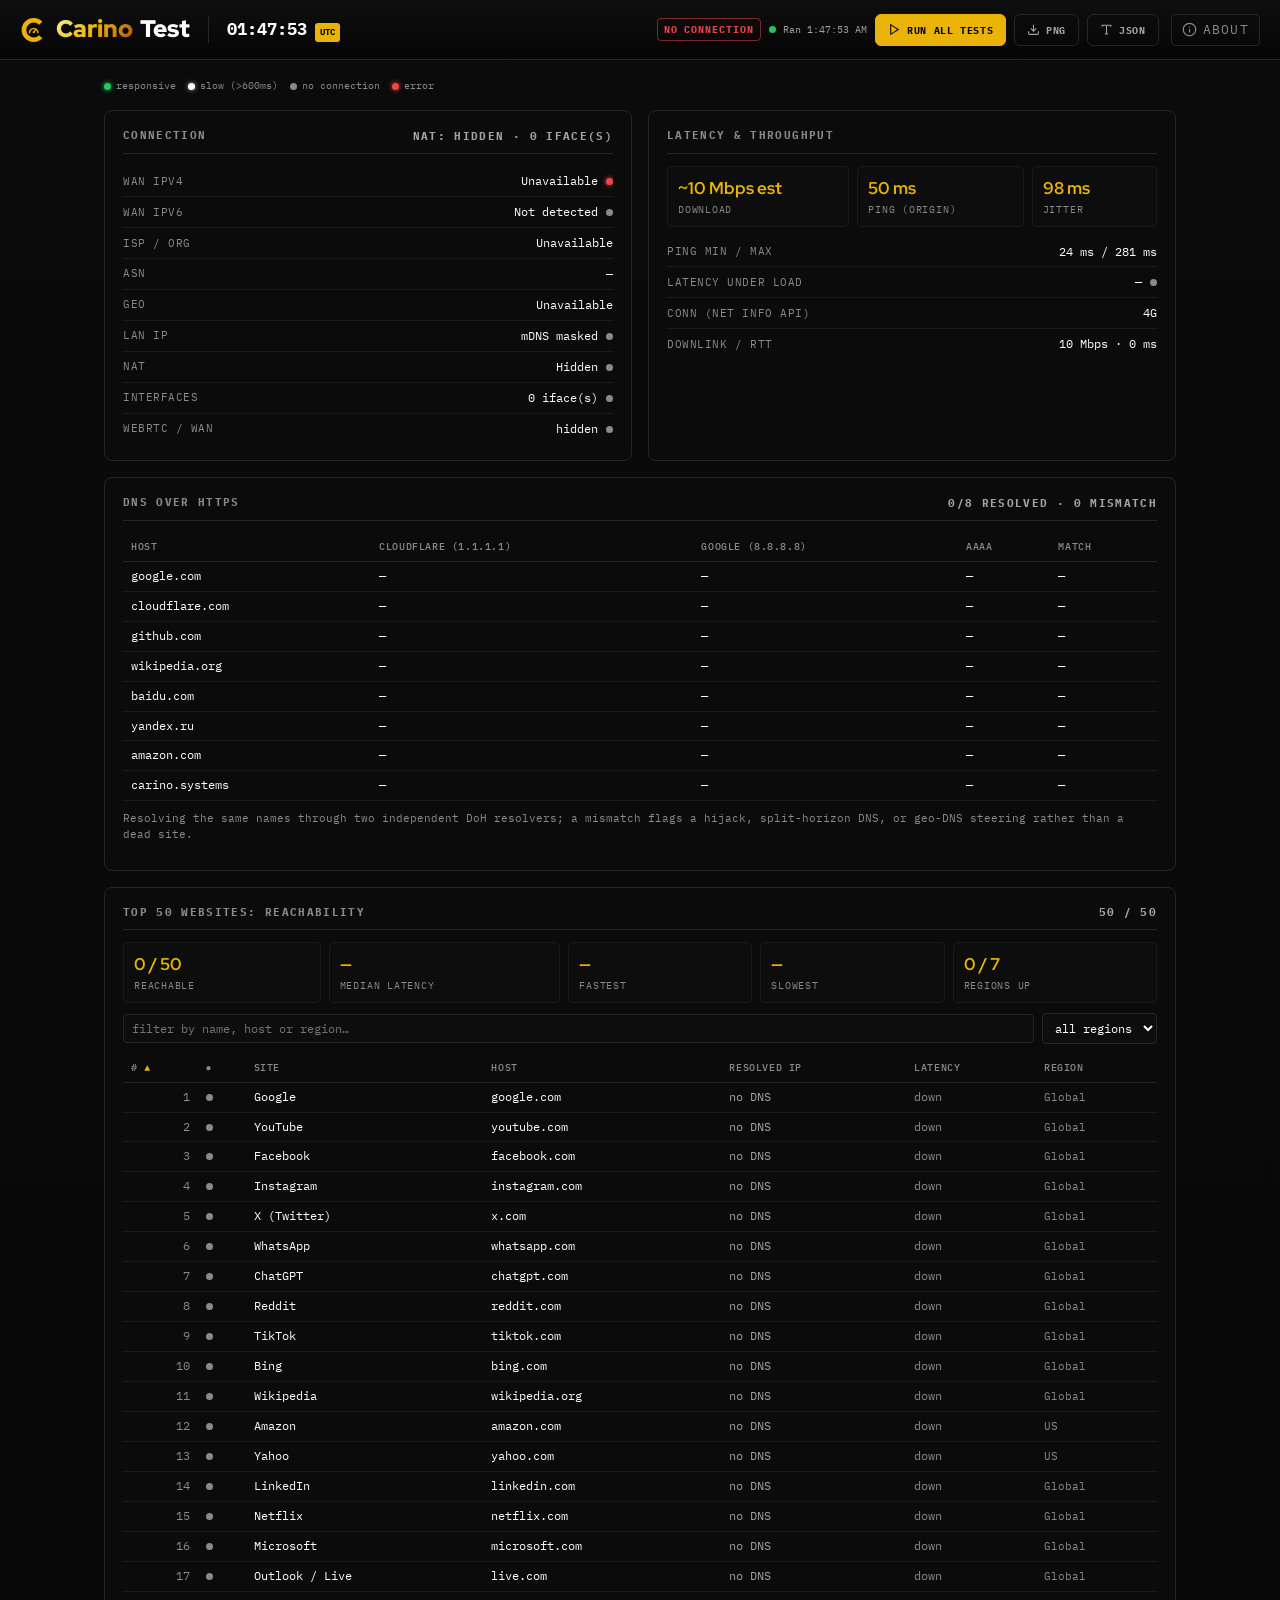
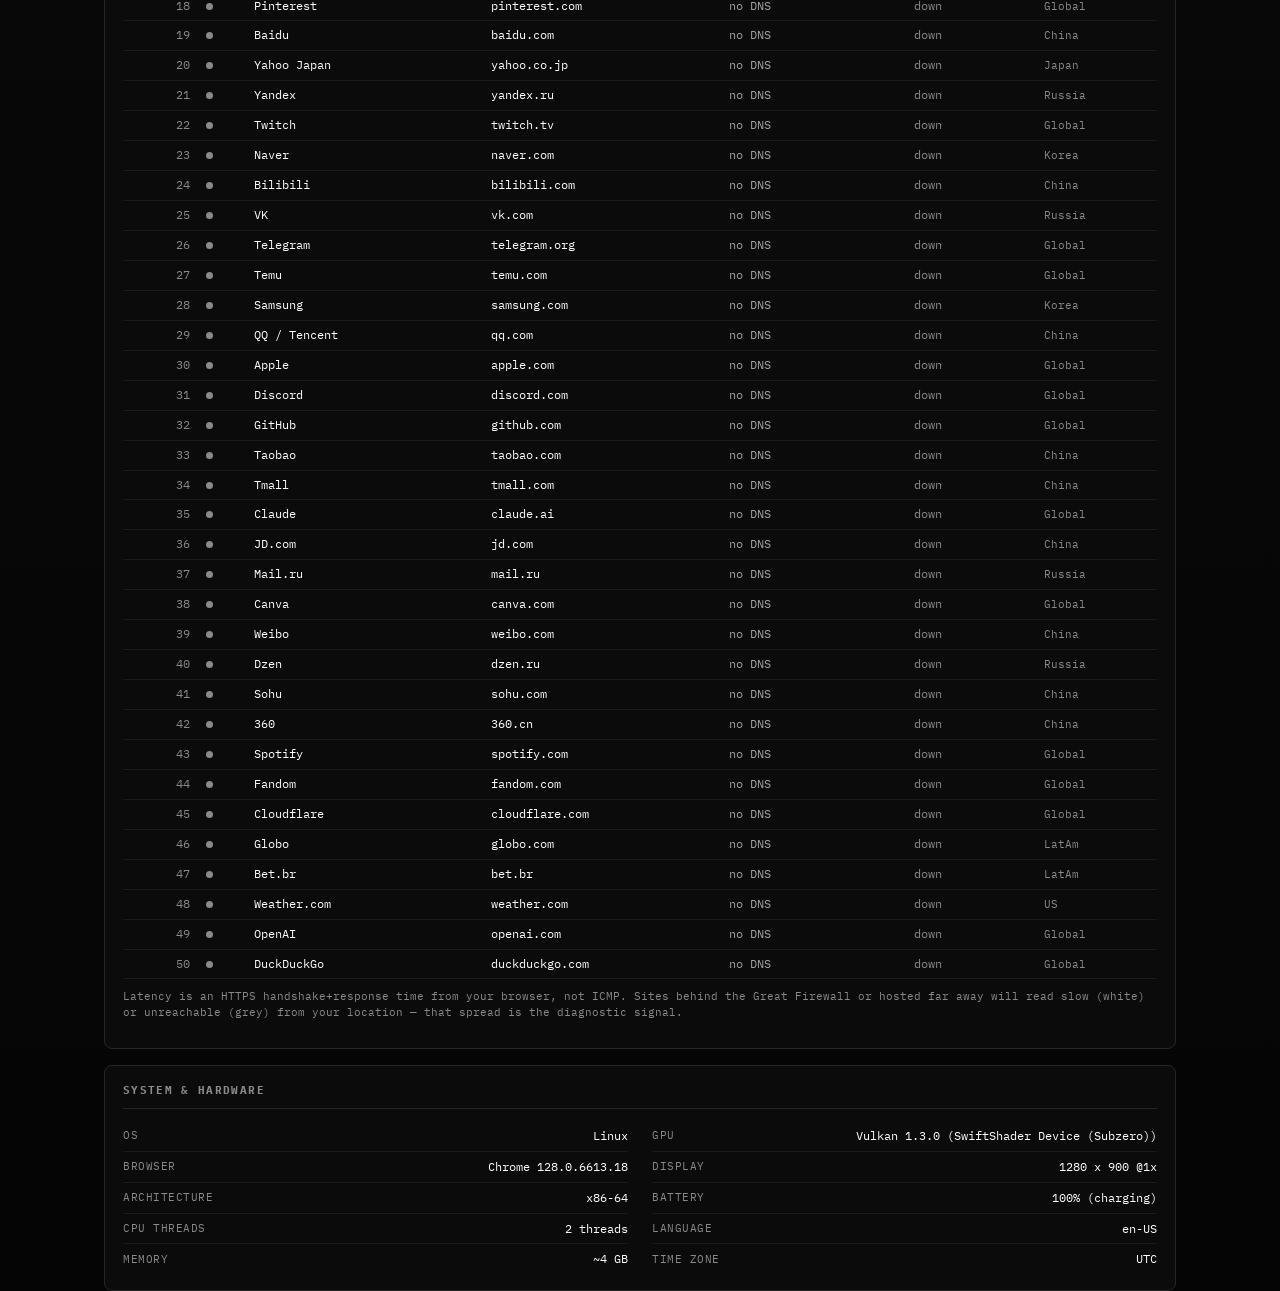
<file: index.html>
<!DOCTYPE html>
<html lang="en">
<head>
  <meta charset="UTF-8" />
  <meta name="viewport" content="width=device-width, initial-scale=1.0" />
  <link rel="icon" href="logo.webp" />
  <title>Network Test — Speed, DNS, NAT &amp; WebRTC Diagnostics | Carino Test</title>
  <!-- carino:head — generated by Carino-Systems/baseline/apply.py from sites.json; edit there, not here -->
  <meta name="description" content="Carino Test — a complete in-browser network and system diagnostics suite: WAN/LAN, NAT and WebRTC topology, DNS-over-HTTPS, latency, speed, and a live reachability sweep of the top 50 websites in the world.">
  <meta name="carino:line" content="Network and system diagnostics, in your browser.">
  <link rel="canonical" href="https://test.carino.systems/">
  <meta property="og:type" content="website">
  <meta property="og:site_name" content="Carino Systems">
  <meta property="og:title" content="Carino Test">
  <meta property="og:description" content="Carino Test — a complete in-browser network and system diagnostics suite: WAN/LAN, NAT and WebRTC topology, DNS-over-HTTPS, latency, speed, and a live reachability sweep of the top 50 websites in the world.">
  <meta property="og:url" content="https://test.carino.systems/">
  <meta property="og:image" content="https://test.carino.systems/og.jpg">
  <meta property="og:image:width" content="1200">
  <meta property="og:image:height" content="630">
  <meta property="og:image:alt" content="Carino Test">
  <meta name="twitter:card" content="summary_large_image">
  <script type="application/ld+json">{"@context": "https://schema.org", "@type": "WebApplication", "name": "Carino Test", "url": "https://test.carino.systems/", "description": "Carino Test — a complete in-browser network and system diagnostics suite: WAN/LAN, NAT and WebRTC topology, DNS-over-HTTPS, latency, speed, and a live reachability sweep of the top 50 websites in the world.", "operatingSystem": "Any (runs in a web browser)", "isAccessibleForFree": true, "author": {"@type": "Person", "name": "Miguel Cariño", "url": "https://carino.systems/"}}</script>
  <!-- /carino:head -->
  <!-- Theme before first paint, so neither theme flashes the other:
       ?theme=gold|color (review links; not stored) > carino-theme cookie
       (shared across *.carino.systems) > localStorage > Gold & Black. -->
  <meta name="theme-color" content="#050505" id="carinoThemeColor">
  <script>
  (function () {
    var d = document.documentElement, t = null;
    function pick(v) { return v === 'gold' ? 'gold' : (v === 'color' || v === 'colour') ? 'color' : null; }
    try { t = pick(new URLSearchParams(location.search).get('theme')); } catch (e) {}
    if (!t) { try { var m = document.cookie.match(/(?:^|;\s*)carino-theme=([^;]*)/); if (m) t = pick(decodeURIComponent(m[1])); } catch (e) {} }
    if (!t) { try { t = pick(localStorage.getItem('carino-theme')); } catch (e) {} }
    t = t || 'gold';
    d.setAttribute('data-carino-theme', t);
    var dark = d.getAttribute('data-theme') !== 'light' && window.matchMedia && matchMedia('(prefers-color-scheme: dark)').matches;
    var meta = document.getElementById('carinoThemeColor');
    if (meta) meta.content = t === 'gold' ? '#050505' : (dark ? '#0e1420' : '#eef3fc');
  })();
  </script>
  <link rel="stylesheet" href="fonts/carino-fonts.css" />
  <link rel="stylesheet" href="carino-ui.css" />
  <link rel="stylesheet" href="assets/css/test.css" />
  <!-- Colourful theme + the switch; nothing applies until data-carino-theme="color". -->
  <link rel="stylesheet" href="carino-theme.css" />
  <style>
    /* Colourful: carino-theme.css remaps the tokens, so everything that reads
       one follows; these are the values in assets/css/test.css written for
       black. "Slow" is the brightest ink on black, so here it is the darkest. */
    :root[data-carino-theme="color"] { --border-soft: var(--border); }
    :root[data-carino-theme="color"] body { background: var(--bg); background-image: var(--stage-grad); }
    :root[data-carino-theme="color"] .panel { box-shadow: var(--ct-shadow-1); }
    :root[data-carino-theme="color"] .sdot.slow { background: var(--warn); box-shadow: none; }
    :root[data-carino-theme="color"] .sdot.success, :root[data-carino-theme="color"] .sdot.fail { box-shadow: none; }
    :root[data-carino-theme="color"] table.reach td.lat.slow { color: var(--ct-warn-fg); font-weight: 600; }
    :root[data-carino-theme="color"] table.reach tr:hover td { background: var(--ct-hover); }
  </style>
</head>
<body>
<!-- Key words: the navbar shows them, translated, under its Language tab. -->
<ul data-carino-words hidden>
  <li>Latency &amp; Throughput</li>
  <li>Run all tests</li>
  <li>Latency</li>
  <li>Jitter</li>
  <li>Download</li>
  <li>DNS over HTTPS</li>
</ul>


  <!-- Navbar controls; carino-navbar.js moves this block into the shared bar.
       Source first, then when the numbers were taken, then the one main action. -->
  <div class="t-actions" data-carino-actions>
    <span class="live-chip" id="srcChip" data-priority="2" title="Every reading is taken by this browser">Not run yet</span>
    <span class="fresh paused" id="runStamp"></span>
    <span class="t-progress" id="progressWrap" hidden><i id="overallProgress"></i></span>
    <button class="cs-btn primary" id="runAll" data-priority="1">
      <svg viewBox="0 0 24 24" fill="none" stroke="currentColor" stroke-width="2" aria-hidden="true"><polygon points="5 3 19 12 5 21 5 3"/></svg>
      <span data-i18n>Run all tests</span>
    </button>
    <button class="cs-btn" id="exportPng" title="Save the results as an image">
      <svg viewBox="0 0 24 24" fill="none" stroke="currentColor" stroke-width="2" aria-hidden="true"><path d="M21 15v4a2 2 0 0 1-2 2H5a2 2 0 0 1-2-2v-4"/><path d="M7 10l5 5 5-5"/><path d="M12 15V3"/></svg>
      PNG
    </button>
    <button class="cs-btn" id="exportJson" title="Save the results as JSON">
      <svg viewBox="0 0 24 24" fill="none" stroke="currentColor" stroke-width="2" aria-hidden="true"><path d="M4 7V4h16v3"/><path d="M9 20h6"/><path d="M12 4v16"/></svg>
      JSON
    </button>
  </div>

  <main class="grid">

    <div class="legend" aria-hidden="true">
      <span><i class="sdot success"></i> <span data-i18n>responsive</span></span>
      <span><i class="sdot slow"></i> <span data-i18n>slow (&gt;600ms)</span></span>
      <span><i class="sdot unknown"></i> <span data-i18n>no connection</span></span>
      <span><i class="sdot fail"></i> <span data-i18n>error</span></span>
    </div>

    <!-- CONNECTION -->
    <section class="panel" id="panelConnection">
      <h2><span data-i18n>Connection</span> <span class="h2-extra" id="connExtra"></span></h2>
      <div class="kv"><span class="k">WAN IPv4</span><span class="v group"><span id="wan4">…</span><i class="sdot unknown" id="dot-wan4"></i></span></div>
      <div class="kv"><span class="k">WAN IPv6</span><span class="v group"><span id="wan6">…</span><i class="sdot unknown" id="dot-wan6"></i></span></div>
      <div class="kv"><span class="k" data-i18n>ISP / Org</span><span class="v" id="isp">…</span></div>
      <div class="kv"><span class="k">ASN</span><span class="v" id="asn">…</span></div>
      <div class="kv"><span class="k" data-i18n>Geo</span><span class="v" id="geo">…</span></div>
      <div class="kv"><span class="k" data-i18n>LAN IP</span><span class="v group"><span id="lanip">…</span><i class="sdot unknown" id="dot-lan"></i></span></div>
      <div class="kv"><span class="k">NAT</span><span class="v group"><span id="natType">…</span><i class="sdot unknown" id="dot-nat"></i></span></div>
      <div class="kv"><span class="k" data-i18n>Interfaces</span><span class="v group"><span id="ifaces">…</span><i class="sdot unknown" id="dot-ifaces"></i></span></div>
      <div class="kv"><span class="k">WebRTC / WAN</span><span class="v group"><span id="rtcLeak">…</span><i class="sdot unknown" id="dot-leak"></i></span></div>
    </section>

    <!-- LATENCY + SPEED -->
    <section class="panel" id="panelSpeed">
      <h2 data-i18n>Latency &amp; Throughput</h2>
      <p class="alert warn" id="saverNote" hidden data-i18n>Data saver is on, so the speed test (up to 25 MB) did not run on its own. Press Run all tests to include it.</p>
      <div class="stats">
        <div class="stat"><div class="n" id="dlSpeed">—</div><div class="l" data-i18n>Download</div></div>
        <div class="stat"><div class="n" id="pingPage">—</div><div class="l" data-i18n>Ping (origin)</div></div>
        <div class="stat"><div class="n" id="pingJitter">—</div><div class="l" data-i18n>Jitter</div></div>
      </div>
      <div class="kv"><span class="k" data-i18n>Ping min / max</span><span class="v" id="pingMinMax">…</span></div>
      <div class="kv"><span class="k" data-i18n>Latency under load</span><span class="v group"><span id="speedLatencyLoad">…</span><i class="sdot unknown" id="dot-speed"></i></span></div>
      <div class="kv"><span class="k" data-i18n>Conn (Net Info API)</span><span class="v" id="connType">…</span></div>
      <div class="kv"><span class="k" data-i18n>Downlink / RTT</span><span class="v" id="connDownlinkRtt">…</span></div>
    </section>

    <!-- DNS -->
    <section class="panel wide" id="panelDns">
      <h2><span data-i18n>DNS over HTTPS</span> <span class="h2-extra" id="dnsSummary"></span></h2>
      <div class="table-scroll">
        <table class="reach">
          <thead><tr><th data-i18n>Host</th><th>Cloudflare (1.1.1.1)</th><th>Google (8.8.8.8)</th><th>AAAA</th><th data-i18n>Match</th></tr></thead>
          <tbody id="dnsList"></tbody>
        </table>
      </div>
      <p class="note" data-i18n>Resolving the same names through two independent DoH resolvers; a mismatch flags a hijack, split-horizon DNS, or geo-DNS steering rather than a dead site.</p>
    </section>

    <!-- REACHABILITY: TOP 50 -->
    <section class="panel wide" id="panelReach">
      <h2><span data-i18n>Top 50 websites: reachability</span> <span class="h2-extra" id="reachCount">0 / 50</span></h2>
      <div class="stats">
        <div class="stat"><div class="n" id="reachUp">—</div><div class="l" data-i18n>Reachable</div></div>
        <div class="stat"><div class="n" id="reachMedian">—</div><div class="l" data-i18n>Median latency</div></div>
        <div class="stat"><div class="n" id="reachMin">—</div><div class="l" data-i18n>Fastest</div></div>
        <div class="stat"><div class="n" id="reachMax">—</div><div class="l" data-i18n>Slowest</div></div>
        <div class="stat"><div class="n" id="reachRegions">—</div><div class="l" data-i18n>Regions up</div></div>
      </div>
      <div class="reach-toolbar">
        <input type="search" id="reachSearch" placeholder="filter by name, host or region…" autocomplete="off" />
        <select id="reachRegionFilter" aria-label="Filter by region"><option value="" data-i18n>all regions</option></select>
      </div>
      <div class="table-scroll">
        <table class="reach" id="reachTable">
          <thead><tr>
            <th data-sort="rank" class="sort-asc">#</th>
            <th data-sort="status">●</th>
            <th data-sort="name" data-i18n>Site</th>
            <th data-sort="host" data-i18n>Host</th>
            <th data-sort="ip" data-i18n>Resolved IP</th>
            <th data-sort="ms" data-i18n>Latency</th>
            <th data-sort="region" data-i18n>Region</th>
          </tr></thead>
          <tbody id="reachTableBody"></tbody>
        </table>
      </div>
      <p class="note" data-i18n>Latency is an HTTPS handshake+response time from your browser, not ICMP. Sites behind the Great Firewall or hosted far away will read slow (white) or unreachable (grey) from your location — that spread is the diagnostic signal.</p>
    </section>

    <!-- SYSTEM -->
    <section class="panel wide" id="panelSystem">
      <h2 data-i18n>System &amp; Hardware</h2>
      <div class="grid" style="grid-template-columns: repeat(auto-fit, minmax(220px, 1fr)); gap: 0 24px; max-width: none; margin: 0; padding: 0;">
        <div>
          <div class="kv"><span class="k" data-i18n>OS</span><span class="v" id="sysOS">…</span></div>
          <div class="kv"><span class="k" data-i18n>Browser</span><span class="v" id="sysBrowser">…</span></div>
          <div class="kv"><span class="k" data-i18n>Architecture</span><span class="v" id="sysArch">…</span></div>
          <div class="kv"><span class="k" data-i18n>CPU threads</span><span class="v" id="sysCpu">…</span></div>
          <div class="kv"><span class="k" data-i18n>Memory</span><span class="v" id="sysRam">…</span></div>
        </div>
        <div>
          <div class="kv"><span class="k" data-i18n>GPU</span><span class="v" id="sysGpu">…</span></div>
          <div class="kv"><span class="k" data-i18n>Display</span><span class="v" id="sysScreen">…</span></div>
          <div class="kv"><span class="k" data-i18n>Battery</span><span class="v" id="sysBattery">…</span></div>
          <div class="kv"><span class="k" data-i18n>Language</span><span class="v" id="sysLang">…</span></div>
          <div class="kv"><span class="k" data-i18n>Time zone</span><span class="v" id="sysTz">…</span></div>
        </div>
      </div>
    </section>

  </main>

  <div data-carino-about hidden>
    <p data-i18n>Data: this browser. A run asks ipify and ipapi.co for your public address, Cloudflare and Google for DNS-over-HTTPS and STUN, and each of the top 50 sites for a response; the speed test downloads up to 25 MB from raw.githubusercontent.com. Runs in your browser; nothing is uploaded.</p>
  </div>

  <script src="carino-navbar.js" data-app="Test" defer></script>
  <script src="carino-theme.js" data-mark="logo.svg" data-mark-color="logo-color.svg" defer></script>
  <script src="carino-lang.js" defer></script>
  <script src="i18n.js" defer></script>
  <script type="module" src="assets/js/app.js"></script>
</body>
</html>
</file>
<file: fonts/carino-fonts.css>
/* Carino brand fonts — self-hosted (IBM Plex Mono/Sans + Red Hat Display), latin + latin-ext.
   Generated from upstream OFL sources; replaces the Google Fonts <link>. */
/* latin-ext */
@font-face {
  font-family: 'IBM Plex Mono';
  font-style: normal;
  font-weight: 400;
  font-display: swap;
  src: url(./IBMPlexMono-400-latin-ext.woff2) format('woff2');
  unicode-range: U+0100-02BA, U+02BD-02C5, U+02C7-02CC, U+02CE-02D7, U+02DD-02FF, U+0304, U+0308, U+0329, U+1D00-1DBF, U+1E00-1E9F, U+1EF2-1EFF, U+2020, U+20A0-20AB, U+20AD-20C0, U+2113, U+2C60-2C7F, U+A720-A7FF;
}
/* latin */
@font-face {
  font-family: 'IBM Plex Mono';
  font-style: normal;
  font-weight: 400;
  font-display: swap;
  src: url(./IBMPlexMono-400-latin.woff2) format('woff2');
  unicode-range: U+0000-00FF, U+0131, U+0152-0153, U+02BB-02BC, U+02C6, U+02DA, U+02DC, U+0304, U+0308, U+0329, U+2000-206F, U+20AC, U+2122, U+2191, U+2193, U+2212, U+2215, U+FEFF, U+FFFD;
}
/* latin-ext */
@font-face {
  font-family: 'IBM Plex Mono';
  font-style: normal;
  font-weight: 500;
  font-display: swap;
  src: url(./IBMPlexMono-500-latin-ext.woff2) format('woff2');
  unicode-range: U+0100-02BA, U+02BD-02C5, U+02C7-02CC, U+02CE-02D7, U+02DD-02FF, U+0304, U+0308, U+0329, U+1D00-1DBF, U+1E00-1E9F, U+1EF2-1EFF, U+2020, U+20A0-20AB, U+20AD-20C0, U+2113, U+2C60-2C7F, U+A720-A7FF;
}
/* latin */
@font-face {
  font-family: 'IBM Plex Mono';
  font-style: normal;
  font-weight: 500;
  font-display: swap;
  src: url(./IBMPlexMono-500-latin.woff2) format('woff2');
  unicode-range: U+0000-00FF, U+0131, U+0152-0153, U+02BB-02BC, U+02C6, U+02DA, U+02DC, U+0304, U+0308, U+0329, U+2000-206F, U+20AC, U+2122, U+2191, U+2193, U+2212, U+2215, U+FEFF, U+FFFD;
}
/* latin-ext */
@font-face {
  font-family: 'IBM Plex Mono';
  font-style: normal;
  font-weight: 600;
  font-display: swap;
  src: url(./IBMPlexMono-600-latin-ext.woff2) format('woff2');
  unicode-range: U+0100-02BA, U+02BD-02C5, U+02C7-02CC, U+02CE-02D7, U+02DD-02FF, U+0304, U+0308, U+0329, U+1D00-1DBF, U+1E00-1E9F, U+1EF2-1EFF, U+2020, U+20A0-20AB, U+20AD-20C0, U+2113, U+2C60-2C7F, U+A720-A7FF;
}
/* latin */
@font-face {
  font-family: 'IBM Plex Mono';
  font-style: normal;
  font-weight: 600;
  font-display: swap;
  src: url(./IBMPlexMono-600-latin.woff2) format('woff2');
  unicode-range: U+0000-00FF, U+0131, U+0152-0153, U+02BB-02BC, U+02C6, U+02DA, U+02DC, U+0304, U+0308, U+0329, U+2000-206F, U+20AC, U+2122, U+2191, U+2193, U+2212, U+2215, U+FEFF, U+FFFD;
}
/* latin-ext */
@font-face {
  font-family: 'IBM Plex Mono';
  font-style: normal;
  font-weight: 700;
  font-display: swap;
  src: url(./IBMPlexMono-700-latin-ext.woff2) format('woff2');
  unicode-range: U+0100-02BA, U+02BD-02C5, U+02C7-02CC, U+02CE-02D7, U+02DD-02FF, U+0304, U+0308, U+0329, U+1D00-1DBF, U+1E00-1E9F, U+1EF2-1EFF, U+2020, U+20A0-20AB, U+20AD-20C0, U+2113, U+2C60-2C7F, U+A720-A7FF;
}
/* latin */
@font-face {
  font-family: 'IBM Plex Mono';
  font-style: normal;
  font-weight: 700;
  font-display: swap;
  src: url(./IBMPlexMono-700-latin.woff2) format('woff2');
  unicode-range: U+0000-00FF, U+0131, U+0152-0153, U+02BB-02BC, U+02C6, U+02DA, U+02DC, U+0304, U+0308, U+0329, U+2000-206F, U+20AC, U+2122, U+2191, U+2193, U+2212, U+2215, U+FEFF, U+FFFD;
}
/* latin-ext */
@font-face {
  font-family: 'IBM Plex Sans';
  font-style: normal;
  font-weight: 300;
  font-stretch: 100%;
  font-display: swap;
  src: url(./IBMPlexSans-300-latin-ext.woff2) format('woff2');
  unicode-range: U+0100-02BA, U+02BD-02C5, U+02C7-02CC, U+02CE-02D7, U+02DD-02FF, U+0304, U+0308, U+0329, U+1D00-1DBF, U+1E00-1E9F, U+1EF2-1EFF, U+2020, U+20A0-20AB, U+20AD-20C0, U+2113, U+2C60-2C7F, U+A720-A7FF;
}
/* latin */
@font-face {
  font-family: 'IBM Plex Sans';
  font-style: normal;
  font-weight: 300;
  font-stretch: 100%;
  font-display: swap;
  src: url(./IBMPlexSans-300-latin.woff2) format('woff2');
  unicode-range: U+0000-00FF, U+0131, U+0152-0153, U+02BB-02BC, U+02C6, U+02DA, U+02DC, U+0304, U+0308, U+0329, U+2000-206F, U+20AC, U+2122, U+2191, U+2193, U+2212, U+2215, U+FEFF, U+FFFD;
}
/* latin-ext */
@font-face {
  font-family: 'IBM Plex Sans';
  font-style: normal;
  font-weight: 400;
  font-stretch: 100%;
  font-display: swap;
  src: url(./IBMPlexSans-400-latin-ext.woff2) format('woff2');
  unicode-range: U+0100-02BA, U+02BD-02C5, U+02C7-02CC, U+02CE-02D7, U+02DD-02FF, U+0304, U+0308, U+0329, U+1D00-1DBF, U+1E00-1E9F, U+1EF2-1EFF, U+2020, U+20A0-20AB, U+20AD-20C0, U+2113, U+2C60-2C7F, U+A720-A7FF;
}
/* latin */
@font-face {
  font-family: 'IBM Plex Sans';
  font-style: normal;
  font-weight: 400;
  font-stretch: 100%;
  font-display: swap;
  src: url(./IBMPlexSans-400-latin.woff2) format('woff2');
  unicode-range: U+0000-00FF, U+0131, U+0152-0153, U+02BB-02BC, U+02C6, U+02DA, U+02DC, U+0304, U+0308, U+0329, U+2000-206F, U+20AC, U+2122, U+2191, U+2193, U+2212, U+2215, U+FEFF, U+FFFD;
}
/* latin-ext */
@font-face {
  font-family: 'IBM Plex Sans';
  font-style: normal;
  font-weight: 500;
  font-stretch: 100%;
  font-display: swap;
  src: url(./IBMPlexSans-500-latin-ext.woff2) format('woff2');
  unicode-range: U+0100-02BA, U+02BD-02C5, U+02C7-02CC, U+02CE-02D7, U+02DD-02FF, U+0304, U+0308, U+0329, U+1D00-1DBF, U+1E00-1E9F, U+1EF2-1EFF, U+2020, U+20A0-20AB, U+20AD-20C0, U+2113, U+2C60-2C7F, U+A720-A7FF;
}
/* latin */
@font-face {
  font-family: 'IBM Plex Sans';
  font-style: normal;
  font-weight: 500;
  font-stretch: 100%;
  font-display: swap;
  src: url(./IBMPlexSans-500-latin.woff2) format('woff2');
  unicode-range: U+0000-00FF, U+0131, U+0152-0153, U+02BB-02BC, U+02C6, U+02DA, U+02DC, U+0304, U+0308, U+0329, U+2000-206F, U+20AC, U+2122, U+2191, U+2193, U+2212, U+2215, U+FEFF, U+FFFD;
}
/* latin-ext */
@font-face {
  font-family: 'IBM Plex Sans';
  font-style: normal;
  font-weight: 600;
  font-stretch: 100%;
  font-display: swap;
  src: url(./IBMPlexSans-600-latin-ext.woff2) format('woff2');
  unicode-range: U+0100-02BA, U+02BD-02C5, U+02C7-02CC, U+02CE-02D7, U+02DD-02FF, U+0304, U+0308, U+0329, U+1D00-1DBF, U+1E00-1E9F, U+1EF2-1EFF, U+2020, U+20A0-20AB, U+20AD-20C0, U+2113, U+2C60-2C7F, U+A720-A7FF;
}
/* latin */
@font-face {
  font-family: 'IBM Plex Sans';
  font-style: normal;
  font-weight: 600;
  font-stretch: 100%;
  font-display: swap;
  src: url(./IBMPlexSans-600-latin.woff2) format('woff2');
  unicode-range: U+0000-00FF, U+0131, U+0152-0153, U+02BB-02BC, U+02C6, U+02DA, U+02DC, U+0304, U+0308, U+0329, U+2000-206F, U+20AC, U+2122, U+2191, U+2193, U+2212, U+2215, U+FEFF, U+FFFD;
}
/* latin-ext */
@font-face {
  font-family: 'IBM Plex Sans';
  font-style: normal;
  font-weight: 700;
  font-stretch: 100%;
  font-display: swap;
  src: url(./IBMPlexSans-700-latin-ext.woff2) format('woff2');
  unicode-range: U+0100-02BA, U+02BD-02C5, U+02C7-02CC, U+02CE-02D7, U+02DD-02FF, U+0304, U+0308, U+0329, U+1D00-1DBF, U+1E00-1E9F, U+1EF2-1EFF, U+2020, U+20A0-20AB, U+20AD-20C0, U+2113, U+2C60-2C7F, U+A720-A7FF;
}
/* latin */
@font-face {
  font-family: 'IBM Plex Sans';
  font-style: normal;
  font-weight: 700;
  font-stretch: 100%;
  font-display: swap;
  src: url(./IBMPlexSans-700-latin.woff2) format('woff2');
  unicode-range: U+0000-00FF, U+0131, U+0152-0153, U+02BB-02BC, U+02C6, U+02DA, U+02DC, U+0304, U+0308, U+0329, U+2000-206F, U+20AC, U+2122, U+2191, U+2193, U+2212, U+2215, U+FEFF, U+FFFD;
}
/* latin-ext */
@font-face {
  font-family: 'Red Hat Display';
  font-style: normal;
  font-weight: 400;
  font-display: swap;
  src: url(./RedHatDisplay-400-latin-ext.woff2) format('woff2');
  unicode-range: U+0100-02BA, U+02BD-02C5, U+02C7-02CC, U+02CE-02D7, U+02DD-02FF, U+0304, U+0308, U+0329, U+1D00-1DBF, U+1E00-1E9F, U+1EF2-1EFF, U+2020, U+20A0-20AB, U+20AD-20C0, U+2113, U+2C60-2C7F, U+A720-A7FF;
}
/* latin */
@font-face {
  font-family: 'Red Hat Display';
  font-style: normal;
  font-weight: 400;
  font-display: swap;
  src: url(./RedHatDisplay-400-latin.woff2) format('woff2');
  unicode-range: U+0000-00FF, U+0131, U+0152-0153, U+02BB-02BC, U+02C6, U+02DA, U+02DC, U+0304, U+0308, U+0329, U+2000-206F, U+20AC, U+2122, U+2191, U+2193, U+2212, U+2215, U+FEFF, U+FFFD;
}
/* latin-ext */
@font-face {
  font-family: 'Red Hat Display';
  font-style: normal;
  font-weight: 500;
  font-display: swap;
  src: url(./RedHatDisplay-500-latin-ext.woff2) format('woff2');
  unicode-range: U+0100-02BA, U+02BD-02C5, U+02C7-02CC, U+02CE-02D7, U+02DD-02FF, U+0304, U+0308, U+0329, U+1D00-1DBF, U+1E00-1E9F, U+1EF2-1EFF, U+2020, U+20A0-20AB, U+20AD-20C0, U+2113, U+2C60-2C7F, U+A720-A7FF;
}
/* latin */
@font-face {
  font-family: 'Red Hat Display';
  font-style: normal;
  font-weight: 500;
  font-display: swap;
  src: url(./RedHatDisplay-500-latin.woff2) format('woff2');
  unicode-range: U+0000-00FF, U+0131, U+0152-0153, U+02BB-02BC, U+02C6, U+02DA, U+02DC, U+0304, U+0308, U+0329, U+2000-206F, U+20AC, U+2122, U+2191, U+2193, U+2212, U+2215, U+FEFF, U+FFFD;
}
/* latin-ext */
@font-face {
  font-family: 'Red Hat Display';
  font-style: normal;
  font-weight: 700;
  font-display: swap;
  src: url(./RedHatDisplay-700-latin-ext.woff2) format('woff2');
  unicode-range: U+0100-02BA, U+02BD-02C5, U+02C7-02CC, U+02CE-02D7, U+02DD-02FF, U+0304, U+0308, U+0329, U+1D00-1DBF, U+1E00-1E9F, U+1EF2-1EFF, U+2020, U+20A0-20AB, U+20AD-20C0, U+2113, U+2C60-2C7F, U+A720-A7FF;
}
/* latin */
@font-face {
  font-family: 'Red Hat Display';
  font-style: normal;
  font-weight: 700;
  font-display: swap;
  src: url(./RedHatDisplay-700-latin.woff2) format('woff2');
  unicode-range: U+0000-00FF, U+0131, U+0152-0153, U+02BB-02BC, U+02C6, U+02DA, U+02DC, U+0304, U+0308, U+0329, U+2000-206F, U+20AC, U+2122, U+2191, U+2193, U+2212, U+2215, U+FEFF, U+FFFD;
}
/* latin-ext */
@font-face {
  font-family: 'Red Hat Display';
  font-style: normal;
  font-weight: 800;
  font-display: swap;
  src: url(./RedHatDisplay-800-latin-ext.woff2) format('woff2');
  unicode-range: U+0100-02BA, U+02BD-02C5, U+02C7-02CC, U+02CE-02D7, U+02DD-02FF, U+0304, U+0308, U+0329, U+1D00-1DBF, U+1E00-1E9F, U+1EF2-1EFF, U+2020, U+20A0-20AB, U+20AD-20C0, U+2113, U+2C60-2C7F, U+A720-A7FF;
}
/* latin */
@font-face {
  font-family: 'Red Hat Display';
  font-style: normal;
  font-weight: 800;
  font-display: swap;
  src: url(./RedHatDisplay-800-latin.woff2) format('woff2');
  unicode-range: U+0000-00FF, U+0131, U+0152-0153, U+02BB-02BC, U+02C6, U+02DA, U+02DC, U+0304, U+0308, U+0329, U+2000-206F, U+20AC, U+2122, U+2191, U+2193, U+2212, U+2215, U+FEFF, U+FFFD;
}
/* latin-ext */
@font-face {
  font-family: 'Red Hat Display';
  font-style: normal;
  font-weight: 900;
  font-display: swap;
  src: url(./RedHatDisplay-900-latin-ext.woff2) format('woff2');
  unicode-range: U+0100-02BA, U+02BD-02C5, U+02C7-02CC, U+02CE-02D7, U+02DD-02FF, U+0304, U+0308, U+0329, U+1D00-1DBF, U+1E00-1E9F, U+1EF2-1EFF, U+2020, U+20A0-20AB, U+20AD-20C0, U+2113, U+2C60-2C7F, U+A720-A7FF;
}
/* latin */
@font-face {
  font-family: 'Red Hat Display';
  font-style: normal;
  font-weight: 900;
  font-display: swap;
  src: url(./RedHatDisplay-900-latin.woff2) format('woff2');
  unicode-range: U+0000-00FF, U+0131, U+0152-0153, U+02BB-02BC, U+02C6, U+02DA, U+02DC, U+0304, U+0308, U+0329, U+2000-206F, U+20AC, U+2122, U+2191, U+2193, U+2212, U+2215, U+FEFF, U+FFFD;
}
</file>
<file: carino-ui.css>
/* ============================================================
   carino-ui.css — the shared Carino UI: design tokens, base and every
   production component. Canonical copy: Branding/carino-ui.css.
   Carino-Systems/propagate.sh copies it byte-for-byte into each site, the
   same way it copies carino-navbar.js; a site opts in by linking it BEFORE
   its own stylesheet. Sites may add new tokens (--kind-*, --cat-*) but never
   redefine one declared here. Documented at https://branding.carino.systems/
   ============================================================ */
    /* ============================================================
       Carino Branding — the canonical design tokens & components.
       This file IS the reference: view-source, or use the per-section
       Copy buttons to lift a snippet into another project.
       Hosted at branding.carino.systems. Tokens mirror
       Carino-Systems/index.html :root.
       ============================================================ */
    :root {
      --bg:            #050505;   /* near-black page background        */
      --bg-elev:       #0d0d0d;   /* elevated surface (inputs, code)   */
      --bg-card:       #0b0b0b;   /* card / panel background           */
      --accent:        #eab308;   /* Sharp Gold — the one accent       */
      --accent-faint:  rgba(234,179,8,0.05);
      --accent-glow:   rgba(234,179,8,0.15);
      --accent-dim:    rgba(234,179,8,0.30);
      --border:        #262626;   /* hairline borders                  */
      --border-hv:     #eab308;   /* border on hover/focus             */
      --text:          #ffffff;   /* primary text                      */
      --text-sec:      #a3a3a3;   /* secondary text                    */
      --text-muted:    #8a8a8a;   /* muted / labels                    */
      --ok:            #22c55e;
      --warn:          #eab308;
      --err:           #ef4444;
      --info:          #38bdf8;   /* informational; the fourth toast state, previously a magic number */
      --stage-grad:    radial-gradient(1200px 520px at 50% -12%, rgba(234,179,8,0.08) 0%, transparent 60%), linear-gradient(180deg,#0b0b0b 0%,#050505 100%);
      --gold-text:     linear-gradient(130deg,#fef08a 0%,#eab308 50%,#b45309 100%);
      --sans: 'IBM Plex Sans', system-ui, -apple-system, sans-serif;
      --mono: 'IBM Plex Mono', ui-monospace, SFMono-Regular, Menlo, monospace;
      --display: 'Red Hat Display', var(--sans);
      --radius: 10px;
      --nav-h: 60px;     /* carino-navbar.js height; it stays on screen, so stick things under it */
      /* Breakpoints (media queries cannot read a token, so these are the rule):
         900px and below, a workspace settings rail becomes a drawer;
         640px and below, the phone layout. Nothing else. */

      /* ---- type scale ----------------------------------------------
         Thirteen named steps and nothing in between: size text with a
         token, never a raw value. --fs-micro is the legibility floor —
         no UI text below it, ever. Display sizes are fluid (clamp), so
         heroes never overflow a laptop. Body base stays 15–16px.
         (Decorative glyphs — watermark numerals, emoji, SVG-canvas
         labels — may size freely; the scale governs readable text.)
         px equivalents assume the 16px root. */
      --fs-micro:   0.6rem;    /*  9.6px  tiny tags, fine print, table meta   */
      --fs-label:   0.65rem;   /* 10.4px  mono uppercase labels, chips        */
      --fs-btn:     0.7rem;    /* 11.2px  buttons, tabs, kickers, nav         */
      --fs-sm:      0.8rem;    /* 12.8px  dense UI text, tables, alerts, code */
      --fs-mono:    0.85rem;   /* 13.6px  mono data, ledes in mono            */
      --fs-sec:     0.9rem;    /* 14.4px  secondary prose                     */
      --fs-body:    1rem;      /* 16px    primary reading text                */
      --fs-lg:      1.05rem;   /* 16.8px  emphasised body, card titles        */
      --fs-h3:      1.2rem;    /* 19.2px  card / panel headings               */
      --fs-h2:      1.5rem;    /* 24px    section headings                    */
      --fs-h1:      1.9rem;    /* 30.4px  page headings                       */
      --fs-display: 2.4rem;    /* 38.4px  display text, the wordmark          */
      --fs-hero:    clamp(2.6rem, 7vw, 4.6rem);  /* landing hero — always fluid */
    }

    * { box-sizing: border-box; }

    /* Slim scrollbars in every engine — the cross-browser recipe projects copy.
       ::-webkit-scrollbar covers Chromium + WebKit; Firefox has no pseudo-element,
       only these two inherited properties, so setting them on :root cascades to
       every scroll container. Keep both — neither engine reads the other's. */
    :root { scrollbar-width: thin; scrollbar-color: #3a3a3a transparent; }
    ::-webkit-scrollbar { width: 8px; height: 8px; }
    ::-webkit-scrollbar-track { background: transparent; }
    ::-webkit-scrollbar-thumb { background: #3a3a3a; border-radius: 6px; }
    ::-webkit-scrollbar-thumb:hover { background: var(--accent-dim); }
    body {
      margin: 0; background: var(--bg); color: var(--text);
      font-family: var(--sans); font-size: 15px; line-height: 1.6;
      -webkit-font-smoothing: antialiased;
    }
    a { color: var(--accent); }
    /* Components below set display:flex/grid; the hidden attribute still wins. */
    [hidden] { display: none !important; }
    code, .mono { font-family: var(--mono); }
    /* ============ 3. typography ============ */
    .t-hero { font-family: var(--display); font-weight: 900; font-size: var(--fs-hero); text-transform: uppercase; line-height: 0.95; }
    .t-display { font-family: var(--display); font-weight: 900; font-size: var(--fs-display); text-transform: uppercase; line-height: 1; }
    .t-h1 { font-family: var(--display); font-weight: 900; font-size: var(--fs-h1); text-transform: uppercase; }
    .t-h2 { font-family: var(--display); font-weight: 900; font-size: var(--fs-h2); text-transform: uppercase; }
    .t-h3 { font-family: var(--display); font-weight: 900; font-size: var(--fs-h3); text-transform: uppercase; }
    .t-lg { font-family: var(--sans); font-size: var(--fs-lg); font-weight: 700; color: var(--text); }
    .t-body { font-family: var(--sans); font-size: var(--fs-body); color: var(--text); }
    .t-sec { font-family: var(--sans); font-size: var(--fs-sec); color: var(--text-sec); }
    .t-mono { font-family: var(--mono); font-size: var(--fs-mono); color: var(--text); }
    .t-sm { font-family: var(--sans); font-size: var(--fs-sm); color: var(--text-sec); }
    .t-btn-sample { font-family: var(--mono); font-size: var(--fs-btn); font-weight: 700; text-transform: uppercase; letter-spacing: 0.06em; color: var(--text-sec); }
    .t-label { font-family: var(--mono); font-size: var(--fs-label); text-transform: uppercase; letter-spacing: 0.14em; color: var(--text-muted); }
    .t-micro { font-family: var(--mono); font-size: var(--fs-micro); text-transform: uppercase; letter-spacing: 0.08em; color: var(--text-muted); }
    .wordmark { font-family: var(--display); font-weight: 900; font-size: var(--fs-display); background: var(--gold-text); -webkit-background-clip: text; background-clip: text; -webkit-text-fill-color: transparent; }

    /* ============ 4. buttons ============ */
    .btn {
      display: inline-flex; align-items: center; gap: 8px;
      font-family: var(--mono); font-size: var(--fs-btn); font-weight: 700;
      text-transform: uppercase; letter-spacing: 0.06em;
      padding: 0 16px; height: 38px; border-radius: 6px; cursor: pointer;
      border: 1px solid var(--border); background: transparent; color: var(--text-sec);
      transition: 0.18s; text-decoration: none;
    }
    .btn:hover { border-color: var(--accent); color: var(--accent); background: var(--accent-faint); }
    .btn-primary { background: var(--accent); border-color: var(--accent); color: #050505; }
    .btn-primary:hover { background: #fbbf24; color: #050505; box-shadow: 0 4px 16px var(--accent-glow); }
    .btn-ghost { border-color: transparent; }
    .btn-ghost:hover { border-color: var(--border); background: transparent; color: var(--text); }
    .btn:disabled, .btn.disabled { opacity: 0.35; pointer-events: none; }

    /* toggle / segmented buttons (module & template style) */
    .toggle-btn {
      font-family: var(--mono); font-size: var(--fs-btn); text-transform: uppercase; letter-spacing: 0.05em;
      padding: 8px 14px; border-radius: 4px; cursor: pointer; transition: 0.18s;
      border: 1px solid var(--border); background: transparent; color: var(--text-sec);
    }
    .toggle-btn:hover { border-color: var(--accent); color: var(--accent); background: var(--accent-faint); }
    .toggle-btn.active { background: var(--accent); border-color: var(--accent); color: #050505; font-weight: 700; }

    /* ============ 5. tabs ============ */
    .tabbar { display: flex; gap: 4px; border-bottom: 1px solid var(--border); }
    .tabbtn {
      font-family: var(--mono); font-size: var(--fs-btn); text-transform: uppercase; letter-spacing: 0.06em;
      padding: 10px 16px; cursor: pointer; color: var(--text-sec); background: transparent;
      border: none; border-bottom: 2px solid transparent; margin-bottom: -1px; transition: 0.15s;
    }
    .tabbtn:hover { color: var(--text); }
    .tabbtn.active { color: var(--accent); border-bottom-color: var(--accent); }
    .tabpane { padding: 18px 2px 2px; color: var(--text-sec); font-size: var(--fs-sec); }

    /* ============ 6. forms ============ */
    .field { display: flex; flex-direction: column; gap: 6px; min-width: 220px; }
    .field label { font-family: var(--mono); font-size: var(--fs-micro); text-transform: uppercase; letter-spacing: 0.1em; color: var(--text-muted); }
    .input, .select, .textarea {
      background: var(--bg-elev); border: 1px solid var(--border); border-radius: 6px;
      color: var(--text); font-family: var(--mono); font-size: var(--fs-sm);
      padding: 9px 11px; width: 100%; transition: 0.15s;
    }
    .input:focus, .select:focus, .textarea:focus { outline: none; border-color: var(--accent); box-shadow: 0 0 0 3px var(--accent-faint); }
    .textarea { resize: vertical; min-height: 84px; line-height: 1.5; }
    .select option { background: #111; }
    .check { display: inline-flex; align-items: center; gap: 8px; font-family: var(--mono); font-size: var(--fs-btn); text-transform: uppercase; color: var(--text-sec); cursor: pointer; }
    .check input { accent-color: var(--accent); width: 15px; height: 15px; }
    /* switch */
    .switch { position: relative; width: 42px; height: 22px; flex-shrink: 0; }
    .switch input { opacity: 0; width: 0; height: 0; }
    .switch .track { position: absolute; inset: 0; background: var(--bg-elev); border: 1px solid var(--border); border-radius: 999px; transition: 0.2s; }
    .switch .track::before { content: ""; position: absolute; width: 16px; height: 16px; left: 2px; top: 2px; background: var(--text-muted); border-radius: 50%; transition: 0.2s; }
    .switch input:checked + .track { background: var(--accent-faint); border-color: var(--accent); }
    .switch input:checked + .track::before { transform: translateX(20px); background: var(--accent); }

    /* ============ 7. alerts ============ */
    .alert { border: 1px solid; border-radius: 8px; padding: 12px 14px; font-family: var(--mono); font-size: var(--fs-sm); line-height: 1.5; margin-bottom: 10px; }
    .alert:last-child { margin-bottom: 0; }
    .alert.ok   { color: #86efac; background: rgba(34,197,94,0.08);  border-color: rgba(34,197,94,0.5); }
    .alert.warn { color: #fcd34d; background: rgba(234,179,8,0.08);  border-color: rgba(234,179,8,0.45); }
    .alert.err  { color: #fca5a5; background: rgba(239,68,68,0.08);  border-color: rgba(239,68,68,0.5); }
    .alert.info { color: #bae6fd; background: color-mix(in srgb, var(--info) 8%, transparent); border-color: color-mix(in srgb, var(--info) 50%, transparent); }
    .alert code { background: #1a1a1a; padding: 1px 5px; border-radius: 3px; color: #fde68a; }
    .alert b { color: #fde68a; }

    /* ============ 8. badges & chips ============ */
    .chip-tag { font-family: var(--mono); font-size: var(--fs-micro); font-weight: 700; letter-spacing: 0.14em; text-transform: uppercase; color: var(--accent); border: 1px solid var(--border); border-radius: 4px; padding: 3px 6px; text-decoration: none; }
    /* split-brand: in the navbar the chip is an <a href="./"> (app reload) next
       to the wordmark's <a href="https://carino.systems/"> (hub) */
    a.chip-tag { transition: 0.2s; }
    a.chip-tag:hover { border-color: var(--accent); background: var(--accent-glow); }
    .chip-tz { font-family: var(--mono); font-size: var(--fs-micro); font-weight: 700; color: #050505; background: var(--accent); padding: 2px 5px; border-radius: 3px; }
    .pill { font-family: var(--mono); font-size: var(--fs-micro); text-transform: uppercase; letter-spacing: 0.05em; border-radius: 999px; padding: 3px 10px; border: 1px solid; }
    .pill.ok  { color: var(--ok);  border-color: rgba(34,197,94,0.4);  background: rgba(34,197,94,0.08); }
    .pill.warn{ color: var(--warn);border-color: rgba(234,179,8,0.4);  background: rgba(234,179,8,0.08); }
    .pill.err { color: var(--err); border-color: rgba(239,68,68,0.4);  background: rgba(239,68,68,0.08); }
    .dot { display: inline-flex; align-items: center; gap: 7px; font-family: var(--mono); font-size: var(--fs-btn); color: var(--text-sec); }
    .dot::before { content: ""; width: 8px; height: 8px; border-radius: 50%; background: var(--accent); box-shadow: 0 0 8px var(--accent); }
    .dot.live::before { animation: pulse 1.6s infinite; }
    @keyframes pulse { 0%,100% { opacity: 1; } 50% { opacity: 0.35; } }
    /* AI Bloat Certified: a two-part seal for the top of a project page. Gold half with the
       rosette, dark half with the verdict; one gold hairline around both. */
    .cert-badge { display: inline-flex; align-items: stretch; vertical-align: middle; font-family: var(--mono); font-size: var(--fs-label); font-weight: 700; letter-spacing: 0.12em; text-transform: uppercase; line-height: 1; border: 1px solid var(--accent); border-radius: 5px; overflow: hidden; white-space: nowrap; box-shadow: 0 0 14px var(--accent-glow); }
    .cert-badge .cert-l { display: inline-flex; align-items: center; gap: 6px; padding: 5px 8px 5px 5px; background: var(--accent); color: #050505; }
    .cert-badge .cert-r { display: inline-flex; align-items: center; padding: 5px 9px; background: var(--bg-card); color: var(--accent); }
    .cert-badge .cert-seal { width: 15px; height: 15px; flex: none; }
    .cert-badge .cert-rosette { fill: #050505; }
    .cert-badge .cert-check { fill: none; stroke: var(--accent); stroke-width: 1.9; stroke-linecap: round; stroke-linejoin: round; }

    /* ============ 9. cards ============ */
    .card {
      display: flex; flex-direction: column; background: var(--bg-card);
      border: 1px solid var(--border); padding: 22px; border-radius: 12px; transition: 0.22s;
    }
    .card:hover { border-color: var(--accent); background: linear-gradient(145deg,#17120a 0%,#0b0b0b 100%); transform: translateY(-4px); box-shadow: 0 14px 28px rgba(0,0,0,0.6), 0 0 22px var(--accent-glow); }
    .c-title { font-size: var(--fs-lg); font-weight: 700; margin-bottom: 6px; }
    .c-desc { font-size: var(--fs-mono); color: var(--text-sec); line-height: 1.6; flex: 1; }
    .c-link { margin-top: 16px; font-family: var(--mono); font-size: var(--fs-btn); text-transform: uppercase; letter-spacing: 0.1em; font-weight: 700; color: var(--accent); }
    .card-grid { display: grid; grid-template-columns: repeat(auto-fill, minmax(220px,1fr)); gap: 14px; }
    .panel-header { display: flex; justify-content: space-between; align-items: flex-end; border-bottom: 1px solid var(--border); padding-bottom: 14px; }
    .panel-title { font-family: var(--display); font-weight: 900; font-size: var(--fs-h1); text-transform: uppercase; letter-spacing: 1px; }
    .panel-desc { font-family: var(--mono); font-size: var(--fs-sm); color: var(--text-sec); margin-top: 6px; }
    .panel-num { font-family: var(--display); font-weight: 900; font-size: 3.2rem; line-height: 0.8; color: rgba(234,179,8,0.12); user-select: none; }

    /* ============ 10. dropdown / diagnostics ============ */
    .diag-wrap { position: relative; display: inline-block; }
    .diag-toggle {
      display: inline-flex; align-items: center; gap: 8px; cursor: pointer;
      background: transparent; border: 1px solid var(--border); color: var(--text-sec);
      font-family: var(--mono); font-size: var(--fs-btn); text-transform: uppercase; letter-spacing: 0.05em;
      padding: 8px 12px; border-radius: 6px; transition: 0.18s;
    }
    .diag-toggle:hover, .diag-toggle.open { border-color: var(--accent); color: var(--accent); background: var(--accent-faint); }
    .diag-dropdown {
      position: absolute; top: calc(100% + 8px); right: 0; width: 260px;
      background: var(--bg-card); border: 1px solid var(--accent-dim); border-radius: 8px;
      padding: 14px; box-shadow: 0 18px 40px rgba(0,0,0,0.7); display: none; z-index: 20;
    }
    .diag-dropdown.open { display: block; }
    .diag-section { font-family: var(--mono); font-size: var(--fs-micro); text-transform: uppercase; letter-spacing: 0.1em; color: var(--text-muted); opacity: 0.6; border-bottom: 1px solid var(--border); padding-bottom: 3px; margin: 4px 0 8px; }
    .diag-row { display: flex; justify-content: space-between; font-family: var(--mono); font-size: var(--fs-btn); margin-bottom: 6px; }
    .diag-lbl { color: var(--text-muted); text-transform: uppercase; letter-spacing: 0.05em; }
    .diag-val { color: var(--text); }
    /* Wrap two short readings in .diag-pair to put them on one line. Each half
       keeps its natural width, so a long value or translation wraps the pair
       back into full-width rows instead of truncating. */
    .diag-pair { display: flex; flex-wrap: wrap; justify-content: space-between; column-gap: 20px; }
    .diag-pair > .diag-row { flex: 0 1 auto; min-width: max-content; gap: 8px; }

    /* ============ 11. table ============ */
    table.data { width: 100%; border-collapse: collapse; font-family: var(--mono); font-size: var(--fs-sm); }
    table.data th { text-align: left; color: var(--text-muted); text-transform: uppercase; letter-spacing: 0.06em; font-size: var(--fs-micro); font-weight: 700; padding: 8px 12px; border-bottom: 1px solid var(--border); }
    table.data td { padding: 9px 12px; border-bottom: 1px solid var(--border); color: var(--text-sec); }
    table.data tr:hover td { background: var(--accent-faint); color: var(--text); }

    /* ============ 12. code ============ */
    pre.code { background: var(--bg-elev); border: 1px solid var(--border); border-radius: 8px; padding: 16px; overflow-x: auto; font-family: var(--mono); font-size: var(--fs-sm); line-height: 1.6; color: #e0e0e0; margin: 0; }
    pre.code .k { color: var(--accent); }
    pre.code .c { color: var(--text-muted); }

    /* ============ 13. loading ============ */
    .spinner { width: 26px; height: 26px; border: 2px solid var(--border); border-top-color: var(--accent); border-radius: 50%; animation: spin 0.8s linear infinite; }
    @keyframes spin { to { transform: rotate(360deg); } }
    .progress { width: 260px; height: 6px; background: var(--bg-elev); border: 1px solid var(--border); border-radius: 999px; overflow: hidden; }
    .progress > span { display: block; height: 100%; width: 62%; background: var(--accent); border-radius: 999px; box-shadow: 0 0 10px var(--accent-glow); }
    .ekg { width: 180px; height: 44px; }
    .ekg .trace { fill: none; stroke: var(--accent); stroke-width: 2; stroke-linecap: round; stroke-linejoin: round; filter: drop-shadow(0 0 4px var(--accent-glow)); stroke-dasharray: 320; stroke-dashoffset: 320; animation: ekg 1.8s linear infinite; }
    @keyframes ekg { to { stroke-dashoffset: -320; } }


    /* ============ 15. toast ============ */
    .toast {
      position: fixed; top: 76px; right: 20px; z-index: 9999;
      display: inline-flex; align-items: center; gap: 10px;
      font-family: var(--mono); font-size: var(--fs-sm); font-weight: 700;
      padding: 11px 16px; border-radius: 8px; border: 1px solid;
      box-shadow: 0 10px 30px rgba(0,0,0,0.55);
      opacity: 0; transform: translateY(-10px); pointer-events: none; transition: 0.2s ease;
    }
    .toast.show { opacity: 1; transform: translateY(0); pointer-events: auto; }
    .toast.ok   { color: #86efac; background: rgba(34,197,94,0.10); border-color: rgba(34,197,94,0.5); }
    .toast.info { color: #bae6fd; background: color-mix(in srgb, var(--info) 10%, transparent); border-color: color-mix(in srgb, var(--info) 50%, transparent); }
    .toast.warn { color: #fde68a; background: rgba(234,179,8,0.10); border-color: rgba(234,179,8,0.45); }
    .toast.err  { color: #fca5a5; background: rgba(239,68,68,0.10); border-color: rgba(239,68,68,0.5); }

    /* ============ 16. navbar action portal ============ */
    /* carino-navbar.js relocates the real DOM node marked [data-carino-actions]
       into the navbar's .cn-right (handlers and ids survive) and removes the
       [data-carino-strip] wrapper. Controls riding in the bar follow this 32px
       recipe — the compact sibling of .btn. */
    .cs-btn {
      display: inline-flex; align-items: center; gap: 6px; height: 32px; padding: 0 12px;
      font-family: var(--mono); font-size: var(--fs-label); font-weight: 700;
      text-transform: uppercase; letter-spacing: 0.06em; white-space: nowrap;
      border: 1px solid var(--border); border-radius: 6px; background: transparent;
      color: var(--text-sec); cursor: pointer; transition: 0.18s; text-decoration: none;
    }
    .cs-btn:hover { border-color: var(--accent); color: var(--accent); background: var(--accent-faint); }
    .cs-btn:disabled, .cs-btn.disabled { opacity: 0.35; pointer-events: none; }
    /* a toggle that is on (pause, a chosen view, sound) */
    .cs-btn[aria-pressed="true"] { border-color: var(--accent); color: var(--accent); background: var(--accent-faint); }
    /* the one filled control in the bar: a page's main action */
    .cs-btn.primary { background: var(--accent); border-color: var(--accent); color: #050505; }
    .cs-btn.primary:hover { background: #fbbf24; color: #050505; box-shadow: 0 4px 16px var(--accent-glow); }

    /* ---- Export menu: every output of a tool behind one navbar button ----
       <div class="cs-menu">
         <button class="cs-btn" aria-haspopup="true" aria-expanded="false">Export ▾</button>
         <div class="cs-menu-panel" role="menu" hidden>
           <button class="cs-menu-item" role="menuitem">PDF <span class="cs-menu-note">printable</span></button>
           <div class="cs-menu-div"></div> …
         </div>
       </div>
       carino-ui.js opens and closes it. When the navbar folds the controls
       into its ⋯ menu, the items show there directly. Reference: Topo. */
    .cs-menu { position: relative; display: flex; }
    .cs-caret { font-size: 0.6rem; opacity: 0.7; margin-left: 1px; }
    .cs-menu-panel {
      position: absolute; top: calc(100% + 6px); right: 0; z-index: 60; min-width: 210px; padding: 6px;
      display: flex; flex-direction: column; gap: 1px;
      background: var(--bg-card); border: 1px solid var(--border); border-radius: 8px; box-shadow: 0 12px 32px rgba(0,0,0,0.55);
    }
    .cs-menu-item {
      display: flex; align-items: center; gap: 8px; width: 100%; padding: 7px 10px; border: none; border-radius: 5px;
      background: transparent; color: var(--text-sec); font-family: var(--sans); font-size: var(--fs-sm);
      text-align: left; white-space: nowrap; cursor: pointer; transition: 0.15s; text-decoration: none;
    }
    .cs-menu-item:hover, .cs-menu-item:focus-visible { background: var(--accent-faint); color: var(--accent); outline: none; }
    .cs-menu-item.danger { color: #fca5a5; }
    .cs-menu-item.danger:hover { background: rgba(239,68,68,0.08); color: var(--err); }
    .cs-menu-item:disabled { opacity: 0.35; pointer-events: none; }
    .cs-menu-note { margin-left: auto; padding-left: 14px; font-family: var(--mono); font-size: var(--fs-micro); color: var(--text-muted); }
    .cs-menu-div { height: 1px; background: var(--border); margin: 4px; }
    /* On a phone the panel hangs from the screen's right edge, not the
       button's, so it never runs off the left side. */
    @media (max-width: 640px) { .cs-menu-panel { position: fixed; top: calc(var(--nav-h) + 6px); right: 12px; } }
    #carinoNav .cn-more-menu .cs-menu { flex-basis: 100%; }
    #carinoNav .cn-more-menu .cs-menu > [aria-haspopup] { display: none; }
    #carinoNav .cn-more-menu .cs-menu-panel, #carinoNav .cn-more-menu .cs-menu-panel[hidden] {
      display: flex !important; position: static; min-width: 0; padding: 0; border: 0; box-shadow: none; background: transparent;
    }

    /* ============ 17. dropzone ============ */
    .dropzone {
      border: 2px dashed var(--border); border-radius: 10px; padding: 30px 18px;
      text-align: center; cursor: pointer; background: var(--bg-elev);
      color: var(--text-sec); font-size: var(--fs-sec); transition: 0.18s;
    }
    .dropzone strong { font-family: var(--mono); color: var(--accent); font-weight: 700; }
    .dropzone:hover, .dropzone.dragover { border-color: var(--accent); background: var(--accent-faint); box-shadow: 0 0 24px var(--accent-glow); }
    .dropzone.success { border-color: var(--ok); border-style: solid; }
    .dz-icon { font-size: 1.6rem; margin-bottom: 8px; opacity: 0.8; }
    .dz-hint { font-family: var(--mono); font-size: var(--fs-label); color: var(--text-muted); margin-top: 6px; text-transform: uppercase; letter-spacing: 0.08em; }

    /* ============ 18. modal & scrim ============ */
    /* Above the navbar (which sits at 2147483000 to stay over app content),
       so a tall dialog's head is never hidden under it. */
    .modal-scrim {
      position: fixed; inset: 0; z-index: 2147483600; padding: 24px;
      display: flex; align-items: center; justify-content: center;
      background: rgba(0,0,0,0.65); -webkit-backdrop-filter: blur(6px); backdrop-filter: blur(6px);
    }
    .modal-scrim[hidden] { display: none; }
    /* .modal on a native <dialog>: closed, it stays closed (.modal sets display). */
    dialog.modal:not([open]) { display: none; }
    dialog.modal { padding: 0; color: inherit; }
    /* keep the fleet's 16px side gutter on a phone (.modal's width replaces the UA margins) */
    dialog.modal { max-width: min(520px, calc(100% - 32px)); }
    dialog.modal::backdrop { background: rgba(0,0,0,0.65); -webkit-backdrop-filter: blur(6px); backdrop-filter: blur(6px); }
    .modal {
      display: flex; flex-direction: column; width: 100%; max-width: 520px;
      max-height: min(90vh, 640px); overflow: hidden;
      background: var(--bg-card); border: 1px solid var(--border); border-radius: 14px;
      box-shadow: 0 30px 80px rgba(0,0,0,0.75);
    }
    .modal-head { display: flex; align-items: center; gap: 12px; padding: 16px 18px; border-bottom: 1px solid var(--border); }
    /* the title (or the block wrapping title + subtitle) takes the row, so ✕ sits at the end */
    .modal-head > :first-child { flex: 1; min-width: 0; }
    .modal-title { font-family: var(--display); font-weight: 900; font-size: var(--fs-lg); text-transform: uppercase; letter-spacing: 0.5px; flex: 1; }
    .modal-sub { font-family: var(--mono); font-size: var(--fs-label); color: var(--text-muted); text-transform: uppercase; letter-spacing: 0.08em; }
    .modal-x { border: none; background: transparent; color: var(--text-muted); font-size: var(--fs-lg); line-height: 1; cursor: pointer; padding: 4px 8px; border-radius: 6px; transition: 0.15s; }
    .modal-x:hover { color: var(--accent); background: var(--accent-faint); }
    .modal-body { padding: 18px; color: var(--text-sec); font-size: var(--fs-sec); overflow-y: auto; }
    .modal-foot { display: flex; justify-content: flex-end; gap: 10px; padding: 14px 18px; border-top: 1px solid var(--border); }

    /* copy button: the per-section Copy on the reference page and the
       floating copy on a command block (.copy-btn.term-copy) */
    .copy-btn {
      flex-shrink: 0; display: inline-flex; align-items: center; gap: 6px;
      font-family: var(--mono); font-size: var(--fs-micro); font-weight: 700;
      text-transform: uppercase; letter-spacing: 0.08em;
      padding: 7px 11px; border-radius: 6px; cursor: pointer; white-space: nowrap;
      border: 1px solid var(--border); background: transparent; color: var(--text-sec); transition: 0.18s;
    }
    .copy-btn:hover { border-color: var(--accent); color: var(--accent); background: var(--accent-faint); }
    .copy-btn.done { border-color: var(--ok); color: var(--ok); background: rgba(34,197,94,0.08); }
    .copy-btn svg { width: 13px; height: 13px; }

    /* ============ 19. command block ============ */
    .terminal-wrapper { position: relative; }
    .terminal { background: #000; border: 1px solid var(--border); border-radius: 12px; padding: 1.4rem 1.6rem; overflow-x: auto; }
    .terminal code { display: block; font-family: var(--mono); font-size: var(--fs-sm); line-height: 1.7; color: var(--ok); white-space: pre; }
    .terminal .prompt { color: var(--accent); user-select: none; }
    .term-copy { position: absolute; top: 10px; right: 10px; background: rgba(5,5,5,0.85); }

    /* ============ 21. key caps ============ */
    .kbd {
      display: inline-block; font-family: var(--mono); font-size: var(--fs-label); font-weight: 700;
      color: var(--text-sec); background: var(--bg-elev);
      border: 1px solid var(--border); border-bottom-width: 2px; border-radius: 4px; padding: 2px 7px;
    }
    .kbd.accent { color: var(--accent); border-color: var(--accent-dim); }
    .kbd-legend { display: flex; flex-wrap: wrap; gap: 16px; align-items: center; font-family: var(--mono); font-size: var(--fs-btn); color: var(--text-muted); }
    .kbd-legend .lbl { text-transform: uppercase; letter-spacing: 0.06em; }
    /* help dialogs: keys beside what they do, as a <dl> */
    .kbd-grid { display: grid; grid-template-columns: max-content 1fr; gap: 8px 14px; align-items: center; margin: 0; font-family: var(--mono); font-size: var(--fs-btn); color: var(--text-sec); }
    .kbd-grid dt { white-space: nowrap; }
    .kbd-grid dd { margin: 0; text-transform: uppercase; letter-spacing: 0.06em; }


    /* ── Data Viz ──────────────────────────────────────────────────────────
       Dashboard/monitoring primitives. Gains --ok, losses --err, gold stays the
       brand/interactive accent. All figures use tabular-nums via .num.
       Reference: Stocks (stocks.carino.systems). */
    .num, .amount { font-variant-numeric: tabular-nums; }

    .stat-tile { border: 1px solid var(--border); border-radius: 6px; background: var(--bg-card); padding: 8px 12px; min-width: 132px; }
    .stat-tile .st-label { font-family: var(--mono); font-size: var(--fs-micro); letter-spacing: 0.08em; text-transform: uppercase; color: var(--text-muted); }
    .stat-tile .st-value { font-family: var(--mono); font-size: var(--fs-lg); font-weight: 700; margin: 2px 0; }

    /* signed change chip */
    .delta { display: inline-flex; align-items: center; gap: 3px; font-family: var(--mono); font-size: var(--fs-btn); font-weight: 600; padding: 2px 6px; border-radius: 4px; white-space: nowrap; font-variant-numeric: tabular-nums; }
    .delta.up { color: var(--ok); background: rgba(34,197,94,0.1); }
    .delta.down { color: var(--err); background: rgba(239,68,68,0.1); }
    .delta.flat { color: var(--text-muted); background: var(--border); }

    /* dependency-free SVG sparkline; direction class tints line/area/dot */
    .spark { width: 100%; height: 40px; display: block; }
    .spark-line { stroke-width: 1.5; vector-effect: non-scaling-stroke; }
    .spark-area { fill: currentColor; opacity: 0.08; }
    .spark.up   .spark-line, .spark.up   .spark-dot { stroke: var(--ok);     fill: var(--ok); }
    .spark.down .spark-line, .spark.down .spark-dot { stroke: var(--err);    fill: var(--err); }
    .spark.flat .spark-line, .spark.flat .spark-dot { stroke: var(--accent); fill: var(--accent); }
    .spark.up .spark-area { color: var(--ok); } .spark.down .spark-area { color: var(--err); } .spark.flat .spark-area { color: var(--accent); }
    .spark-dot { stroke: none; }

    /* low→high range bar with a current-value marker */
    .rangebar { display: flex; align-items: center; gap: 8px; font-family: var(--mono); font-size: var(--fs-micro); color: var(--text-muted); font-variant-numeric: tabular-nums; }
    .rangebar .rb-track { flex: 1; position: relative; height: 4px; background: var(--border); border-radius: 2px; }
    .rangebar .rb-mark { position: absolute; top: -2px; width: 2px; height: 8px; background: var(--accent); border-radius: 1px; box-shadow: 0 0 6px var(--accent-glow); }

    /* threshold rule row: switch + condition + remove */
    .rule-row { display: flex; align-items: center; gap: 10px; padding: 8px 10px; border: 1px solid var(--border); border-radius: 5px; }
    .rule-row .rule-cond { font-family: var(--mono); font-size: var(--fs-btn); color: var(--text-sec); flex: 1; }
    /* scoped to .rule-row so it doesn't collide with the Forms toggle (§05 .switch/.track) */
    .rule-row .switch { width: 34px; height: 18px; border-radius: 9px; background: var(--border); border: none; position: relative; cursor: pointer; flex-shrink: 0; transition: 0.15s; }
    .rule-row .switch::after { content: ""; position: absolute; top: 2px; left: 2px; width: 14px; height: 14px; border-radius: 50%; background: var(--text-muted); transition: 0.15s; }
    .rule-row .switch.on { background: var(--accent); } .rule-row .switch.on::after { left: 18px; background: #050505; }
    .icon-mini { width: 24px; height: 24px; border: 1px solid var(--border); border-radius: 5px; background: transparent; color: var(--text-muted); cursor: pointer; font-size: var(--fs-btn); display: inline-flex; align-items: center; justify-content: center; transition: 0.15s; }
    .icon-mini:hover { border-color: var(--accent); color: var(--accent); }

    /* data-freshness chip (extends .dot.live semantics into a labelled pill) */
    .live-chip { font-family: var(--mono); font-size: var(--fs-micro); font-weight: 700; letter-spacing: 0.1em; text-transform: uppercase; color: var(--text-muted); border: 1px solid var(--border); border-radius: 4px; padding: 3px 6px; white-space: nowrap; }
    .live-chip.live { color: var(--ok); border-color: rgba(34,197,94,0.4); }

    /* screenshot-safe privacy blur: toggle body.privacy-on to hide sensitive figures */
    body.privacy-on .amount { filter: blur(6px); }
    body.privacy-on .amount:hover { filter: none; }


    /* ============ 24. finance / currency ============ */
    /* Composite cards from Currency (currency.carino.systems); they reuse the
       Data-Viz .spark micro-chart and .delta chip. Gold/green = the target
       currency strengthening vs base, red = weakening. */
    .fx-card { background: var(--bg-elev); border: 1px solid var(--border); border-radius: 7px; padding: 11px 12px; min-width: 200px; }
    .fx-card .fx-top { display: flex; align-items: center; gap: 7px; }
    .fx-card .fx-flag { font-size: var(--fs-lg); }
    .fx-card .fx-pair { font-family: var(--mono); font-size: var(--fs-btn); color: var(--text); font-weight: 600; }
    .fx-card .fx-name { font-family: var(--mono); font-size: var(--fs-micro); color: var(--text-muted); margin-left: auto; white-space: nowrap; overflow: hidden; text-overflow: ellipsis; }
    .fx-card .fx-rate { font-family: var(--display); font-weight: 700; font-size: var(--fs-h3); margin: 6px 0 2px; }
    .fx-card .fx-spark { height: 40px; margin: 4px 0 2px; }
    .fx-card .fx-foot { display: flex; align-items: center; justify-content: space-between; }

    .movers { display: flex; flex-wrap: wrap; gap: 8px; }
    .mover { flex: 1 1 auto; min-width: 130px; background: var(--bg-elev); border: 1px solid var(--border); border-radius: 6px; padding: 8px 11px; }
    .mover .mv-l { font-family: var(--mono); font-size: var(--fs-micro); text-transform: uppercase; letter-spacing: 0.08em; color: var(--text-muted); }
    .mover .mv-v { font-family: var(--display); font-weight: 700; font-size: var(--fs-sec); margin-top: 2px; display: flex; align-items: baseline; gap: 6px; }
    .mover .mv-code { color: var(--text); }
    .mover .mv-pct { font-family: var(--mono); font-size: var(--fs-sm); }
    .mv-pct.up { color: var(--ok); } .mv-pct.down { color: var(--err); } .mv-pct.flat { color: var(--text-muted); }

    .news-feed { display: grid; grid-template-columns: repeat(auto-fill, minmax(240px, 1fr)); gap: 10px; }
    .news-item { display: block; background: var(--bg-elev); border: 1px solid var(--border); border-left: 2px solid var(--border); border-radius: 6px; padding: 10px 12px; text-decoration: none; color: var(--text); transition: 0.15s; }
    .news-item:hover { border-color: var(--accent-dim); border-left-color: var(--accent); }
    .news-item.pos { border-left-color: var(--ok); } .news-item.neg { border-left-color: var(--err); }
    .news-item .news-title { font-size: var(--fs-sm); line-height: 1.35; margin: 0 0 6px; }
    .news-item .news-src { font-family: var(--mono); font-size: var(--fs-micro); color: var(--text-muted); display: flex; gap: 8px; justify-content: space-between; }
    .news-item .news-tone { font-weight: 600; }

    /* ============ utilities ============ */
    .gold { color: var(--accent); }
    /* shown only where the pointer is a finger (help's touch section) */
    @media (pointer: fine) { .touch-only { display: none !important; } }
    .sr-only { position: absolute; width: 1px; height: 1px; padding: 0; margin: -1px; overflow: hidden; clip: rect(0 0 0 0); white-space: nowrap; border: 0; }
    button.chip-tag { background: transparent; cursor: pointer; transition: 0.2s; }
    button.chip-tag:hover, button.chip-tag:focus-visible { border-color: var(--accent); background: var(--accent-glow); outline: none; }
    .progress.fluid { width: 100%; }

    /* ============ command block: room for the copy button ============
       The floating Copy sat on top of the command on phones. Desktop
       reserves the right edge; a phone gives the button its own band. */
    .terminal-wrapper:has(.term-copy) .terminal { padding-right: 6.5rem; }
    /* .band: commands long enough to scroll get the button's own band at
       every width, so the text never slides under it. */
    .terminal-wrapper.band:has(.term-copy) .terminal { padding: 3.1rem 1.1rem 1.1rem; }
    @media (max-width: 640px) {
      .terminal-wrapper:has(.term-copy) .terminal { padding: 3.1rem 1.1rem 1.1rem; }
    }

    /* ============ landing hero ============
       The gold-C hero of every landing page (hub, Product, Reference,
       Learning overview, a Suite's overview). Reference: dicom.carino.systems.
       Top-anchored, and every size is `base + --tall × rate`: --tall is the
       height a screen has beyond 900px, so a short screen keeps exactly the
       base sizes and a tall one grows continuously, with no breakpoint jump. */
    .landing-hero {
      --tall: max(0px, 100vh - 900px);
      padding: min(72px, calc(clamp(12px, 2.4vh, 46px) + var(--tall) * .07)) 0 clamp(10px, 2vh, 34px);
      text-align: center;
      background: radial-gradient(1100px 360px at 50% -12%, rgba(234,179,8,.10), transparent 70%);
    }
    .lh-wrap { width: min(1040px, 90%); margin: 0 auto; }
    .lh-mark {
      display: flex; flex-direction: column; align-items: center; justify-content: center;
      gap: min(34px, calc(9px + var(--tall) * .05));
      margin: 0 auto min(56px, calc(clamp(3px, .7vh, 12px) + var(--tall) * .11));
    }
    .lh-mark .mark { display: block; width: auto; height: min(136px, calc(clamp(19px, 3.5vh, 44px) + var(--tall) * .21)); }
    /* optional decorative motif under the mark (dicom's EKG): aria-hidden,
       5:1, gone on phones, still under reduced motion */
    .lh-motif { display: block; width: auto; aspect-ratio: 5 / 1; overflow: visible; height: min(72px, calc(clamp(16px, 3vh, 38px) + var(--tall) * .10)); }
    .landing-hero h1 {
      font-family: var(--sans); font-weight: 800; line-height: 1.1; letter-spacing: -.01em; margin: 0 0 min(64px, calc(clamp(8px, 1.5vh, 16px) + var(--tall) * .11));
      font-size: min(3.6rem, calc(clamp(1.6rem, 3.6vw + .4vh, 2.7rem) + var(--tall) * .035));
    }
    .lh-lede {
      color: #d4d4d4; margin: 0 auto 10px;
      max-width: min(820px, calc(660px + var(--tall) * .35));
      font-size: min(1.32rem, calc(clamp(.92rem, .55rem + .5vh, 1.05rem) + var(--tall) * .012));
    }
    .lh-lede strong { color: var(--text); }
    .lh-situations {
      list-style: none; padding: 0; text-align: left; color: #cfcfcf;
      max-width: min(720px, calc(600px + var(--tall) * .3));
      font-size: min(1.08rem, calc(clamp(.86rem, .5rem + .45vh, .98rem) + var(--tall) * .008));
      margin: 0 auto min(52px, calc(clamp(12px, 2.4vh, 26px) + var(--tall) * .07));
    }
    .lh-situations li { padding-left: 1.1em; position: relative; margin: .25em 0; }
    .lh-situations li::before { content: "›"; color: var(--accent); position: absolute; left: 0; }
    .lh-stats, .sys-line {
      font-family: var(--mono); color: var(--text-muted); margin: 0 0 min(28px, calc(clamp(7px, 1.2vh, 14px) + var(--tall) * .035));
      font-size: min(1rem, calc(.78rem + var(--tall) * .008));
    }
    .lh-actions { display: flex; flex-wrap: wrap; justify-content: center; gap: 10px; }
    @media (max-width: 640px) {
      .lh-motif { display: none; }
      .lh-mark .mark { height: clamp(46px, 13vw, 78px); }
    }

    /* ============ short hero ============
       A tool's empty state: it sits IN the work pane (never as a band above
       it) and leaves as soon as there is work. Mark, a two-line claim with
       the second line gold, a lede of two lines at most, one input target,
       example chips, then the privacy line. .rail-head is the compact form
       for tools that always open with content (Desk, Password, Aldis): the
       name and lede only, never the mark, which the navbar already shows. */
    .short-hero { display: flex; flex-direction: column; align-items: center; text-align: center; gap: 14px; max-width: 640px; margin: 0 auto; padding: 40px 16px; }
    .short-hero .mark { width: 48px; height: 48px; display: block; }
    .short-hero h1 { font-family: var(--sans); font-weight: 800; font-size: var(--fs-h1); line-height: 1.15; letter-spacing: -.01em; margin: 0; }
    .sh-lede { color: var(--text-sec); font-size: var(--fs-sec); line-height: 1.55; max-width: 52ch; margin: 0; }
    .sh-input { width: 100%; }
    .short-hero.rail-head { flex-direction: row; align-items: center; text-align: left; gap: 12px; max-width: none; margin: 0; padding: 0 0 14px; border-bottom: 1px solid var(--border); }
    .short-hero.rail-head h1 { font-size: var(--fs-h3); }
    .short-hero.rail-head .sh-lede { font-size: var(--fs-sm); }

    /* example chips: the empty state's second door — "Try: …" */
    .examples { display: flex; flex-wrap: wrap; align-items: center; justify-content: center; gap: 6px; }
    .examples .ex-label { font-family: var(--mono); font-size: var(--fs-label); text-transform: uppercase; letter-spacing: 0.1em; color: var(--text-muted); margin-right: 2px; }

    /* ============ privacy line ============
       Required on Tool, Suite, Learning and Product pages. Canonical wording
       (an i18n key, shared fleet-wide): "Runs in your browser. Nothing you add
       here is uploaded." Any outside request is named in the same line as a
       .pl-also clause — the line must be literally true. */
    /* Block, not flex: a sentence and its .pl-also clause flow as one paragraph. */
    .privacy-line { display: block; margin: 0; padding-left: 20px; text-indent: -20px; font-family: var(--mono); font-size: var(--fs-label); line-height: 1.55; color: var(--text-muted); text-align: left; }
    /* Inline with a hanging indent, so the lock stays on the first line
       whatever padding a page gives the line. */
    .privacy-line::before {
      content: ""; display: inline-block; width: 12px; height: 12px; margin-right: 8px; vertical-align: -1px; background: var(--ok);
      -webkit-mask: url("data:image/svg+xml,%3Csvg xmlns='http://www.w3.org/2000/svg' viewBox='0 0 24 24' fill='none' stroke='black' stroke-width='2.4' stroke-linecap='round' stroke-linejoin='round'%3E%3Crect x='4' y='11' width='16' height='10' rx='2'/%3E%3Cpath d='M8 11V7a4 4 0 0 1 8 0v4'/%3E%3C/svg%3E") center / contain no-repeat;
              mask: url("data:image/svg+xml,%3Csvg xmlns='http://www.w3.org/2000/svg' viewBox='0 0 24 24' fill='none' stroke='black' stroke-width='2.4' stroke-linecap='round' stroke-linejoin='round'%3E%3Crect x='4' y='11' width='16' height='10' rx='2'/%3E%3Cpath d='M8 11V7a4 4 0 0 1 8 0v4'/%3E%3C/svg%3E") center / contain no-repeat;
    }
    .privacy-line .pl-also { color: var(--text-sec); }
    .short-hero .privacy-line { display: inline-block; text-align: left; }

    /* ============ workspace shell ============
       Tool chrome: a 340px settings rail on the LEFT, scrolling on its own,
       beside a fluid pane. At 900px and below the rail becomes a drawer
       opened by a [data-ws-toggle] button (carino-ui.js wires it). Use .col
       for tools with three settings or fewer: one centred 900px column. */
    .ws { display: flex; min-height: calc(100dvh - var(--nav-h)); background: var(--bg); }
    .ws-rail {
      width: 340px; flex: none; display: flex; flex-direction: column; gap: 14px; padding: 16px;
      background: var(--bg-card); border-right: 1px solid var(--border); overflow-y: auto;
    }
    .ws-rail-foot { margin-top: auto; padding-top: 12px; border-top: 1px solid var(--border); }
    .ws-rail .field { min-width: 0; }
    .ws-pane { flex: 1; min-width: 0; overflow: auto; padding: 20px; }
    .ws-toggle { display: none; }
    .ws-scrim { display: none; }
    .col { width: min(900px, 100%); margin: 0 auto; padding: 24px 16px 48px; display: flex; flex-direction: column; gap: 16px; }
    @media (max-width: 900px) {
      .ws-toggle { display: inline-flex; }
      .ws-rail {
        position: fixed; top: var(--nav-h); bottom: 0; left: 0; z-index: 1001; width: min(340px, 86vw);
        transform: translateX(-100%); transition: transform 0.22s ease;
      }
      /* the shadow only while open: closed, it would bleed onto the page edge */
      .ws.drawer-open .ws-rail { transform: none; box-shadow: 0 0 40px rgba(0,0,0,0.6); }
      .ws.drawer-open .ws-scrim { display: block; position: fixed; inset: var(--nav-h) 0 0 0; z-index: 1000; background: rgba(0,0,0,0.55); }
      .ws-pane { padding: 16px; }
      /* .ws-stack: the rail stacks above the pane instead of becoming a
         drawer — for suites whose files-in sits in the rail (dcm, Media). */
      .ws.ws-stack { flex-direction: column; min-height: 0; }
      .ws.ws-stack .ws-rail { position: static; transform: none; width: auto; box-shadow: none; border-right: 0; border-bottom: 1px solid var(--border); overflow: visible; }
      .ws.ws-stack .ws-pane { overflow: visible; }
      .ws.ws-stack .ws-toggle { display: none; }
    }
    @media (max-width: 900px) and (prefers-reduced-motion: reduce) { .ws-rail { transition: none; } }

    /* ============ slice menu ============
       A Suite's (and Learning's) module chooser. Overview: full slices that
       widen on hover. .collapsed (or body.state-module): a 44px bar sticky at
       the top of the page while a module is open. Phones stack the overview
       and show the bar as labels only, equal width, scrolling sideways when
       there are more than four. carino-ui.js has the #module router. */
    .slice-menu { display: flex; min-height: 200px; border: 1px solid var(--border); border-radius: 10px; overflow: hidden; background: #060606; }
    .slice-menu .slice {
      flex: 1; min-width: 0; position: relative; display: flex; flex-direction: column; justify-content: flex-end; gap: 4px;
      padding: 16px; border: 0; border-right: 1px solid var(--border); background: #060606; color: var(--text);
      font: inherit; text-align: left; text-decoration: none; cursor: pointer; transition: 0.25s;
    }
    .slice-menu .slice:last-child { border-right: none; }
    .slice-menu .slice::before { content: ""; position: absolute; inset: 0; background: radial-gradient(400px 180px at 50% 120%, var(--accent-glow) 0%, transparent 70%); opacity: 0; transition: 0.25s; pointer-events: none; }
    .slice-menu .slice:hover, .slice-menu .slice:focus-visible { flex: 1.6; background: #0a0a0a; outline: none; }
    .slice-menu .slice:hover::before, .slice-menu .slice:focus-visible::before { opacity: 1; }
    .slice .s-num { font-family: var(--display); font-weight: 900; font-size: 1.8rem; line-height: 1; color: rgba(234,179,8,0.2); }
    .slice .s-text { font-family: var(--display); font-weight: 900; text-transform: uppercase; font-size: var(--fs-sec); letter-spacing: 0.5px; }
    .slice .s-blurb { font-size: var(--fs-sm); color: var(--text-sec); line-height: 1.45; }
    .slice-menu.collapsed, body.state-module .slice-menu {
      position: sticky; top: var(--nav-h); z-index: 40; min-height: 0; height: 44px; border-radius: 0; border-width: 0 0 1px;
    }
    .slice-menu.collapsed .slice, body.state-module .slice-menu .slice { flex-direction: row; align-items: center; justify-content: center; gap: 10px; padding: 0 12px; }
    .slice-menu.collapsed .slice:hover, body.state-module .slice-menu .slice:hover { flex: 1; }
    .slice-menu.collapsed .s-num, body.state-module .slice-menu .s-num { font-size: var(--fs-body); color: rgba(234,179,8,0.35); }
    .slice-menu.collapsed .s-text, body.state-module .slice-menu .s-text { font-size: var(--fs-btn); white-space: nowrap; overflow: hidden; text-overflow: ellipsis; }
    .slice-menu.collapsed .s-blurb, body.state-module .slice-menu .s-blurb { display: none; }
    .slice-menu .slice.active { background: #0a0a0a; box-shadow: inset 0 2px 0 var(--accent); }
    .slice-menu .slice.active .s-text { color: var(--accent); }
    @media (max-width: 640px) {
      .slice-menu:not(.collapsed) { flex-direction: column; }
      body.state-module .slice-menu { flex-direction: row; }
      .slice-menu:not(.collapsed) .slice { flex: none; min-height: auto; border-right: none; border-bottom: 1px solid var(--border); }
      body.state-module .slice-menu .slice { flex: 1 0 auto; min-height: 0; border-bottom: none; border-right: 1px solid var(--border); }
      .slice-menu.collapsed, body.state-module .slice-menu { overflow-x: auto; scroll-snap-type: x mandatory; scrollbar-width: none; }
      .slice-menu.collapsed .slice, body.state-module .slice-menu .slice,
      .slice-menu.collapsed .slice:hover, body.state-module .slice-menu .slice:hover { flex: 1 0 25%; scroll-snap-align: start; padding: 0 8px; }
      .slice-menu.collapsed .s-num, body.state-module .slice-menu .s-num { display: none; }
    }
    @media (prefers-reduced-motion: reduce) { .slice-menu .slice, .slice-menu .slice::before { transition: none; } .slice-menu .slice:hover { flex: 1; } }
    /* .grid: many modules (a course). The overview wraps into tiles instead of
       one row of columns, and the open-module bar keeps each tab at its
       natural width and scrolls sideways. Reference: Learn, Hash. */
    .slice-menu.grid { flex-wrap: wrap; }
    .slice-menu.grid:not(.collapsed) .slice { flex: 1 1 280px; min-width: 240px; justify-content: flex-start; gap: 8px; padding: 22px 20px; border-bottom: 1px solid var(--border); }
    .slice-menu.grid:not(.collapsed) .slice:hover, .slice-menu.grid:not(.collapsed) .slice:focus-visible { flex: 1.12 1 280px; }
    .slice-menu.grid:not(.collapsed) .s-text { font-size: var(--fs-h3); }
    body.state-module .slice-menu.grid, .slice-menu.grid.collapsed { flex-wrap: nowrap; overflow-x: auto; scrollbar-width: none; }
    @media (min-width: 641px) { body.state-module .slice-menu.grid .slice, .slice-menu.grid.collapsed .slice { flex: 0 0 auto; min-width: 110px; } }
    @media (max-width: 640px) {
      .slice-menu.grid:not(.collapsed) .slice, .slice-menu.grid:not(.collapsed) .slice:hover { flex: none; min-width: 0; padding: 18px 16px; }
    }
    /* a tile's own progress: "3 / 8" and a fluid .progress bar */
    .slice .s-count { font-family: var(--mono); font-size: var(--fs-label); color: var(--text-muted); font-variant-numeric: tabular-nums; }
    .slice.is-complete .s-count { color: var(--accent); }
    .slice .s-prog { width: 100%; height: 5px; }
    body.state-module .slice-menu .s-prog, .slice-menu.collapsed .s-prog,
    body.state-module .slice-menu .s-count, .slice-menu.collapsed .s-count { display: none; }
    .slice-menu.grid:not(.collapsed) .s-count { margin-top: auto; padding-top: 6px; }

    /* ============ filter chips ============
       A Reference page's first control: a sticky bar of facet chips, one
       radio group per facet (click again to clear), a Clear chip once any is
       on and the "N shown" count. One line that scrolls sideways on phones.
       A search box never comes first; past ~300 entries a Find may follow
       the chips. Reference: Law. */
    .fchips {
      position: sticky; top: var(--nav-h); z-index: 50; display: flex; flex-wrap: wrap; align-items: center; gap: 7px;
      padding: 10px 0; background: rgba(5,5,5,0.88); -webkit-backdrop-filter: blur(10px); backdrop-filter: blur(10px);
      border-bottom: 1px solid var(--border); font-family: var(--mono); font-size: var(--fs-label);
    }
    .fchip-lbl { color: var(--text-muted); letter-spacing: 0.08em; text-transform: uppercase; font-size: var(--fs-micro); }
    .fchip {
      border: 1px solid var(--border); border-radius: 20px; padding: 4px 10px; background: transparent; color: var(--text-sec);
      font-family: var(--mono); font-size: var(--fs-label); white-space: nowrap; cursor: pointer; transition: 0.15s;
    }
    .fchip:hover, .fchip:focus-visible { border-color: var(--accent); color: var(--accent); outline: none; }
    .fchip.active, .fchip[aria-pressed="true"] { border-color: var(--accent); color: var(--accent); background: var(--accent-faint); }
    .fchip.clear { border-style: dashed; }
    /* a rule, not a "·": on a wrapping bar a glyph ends up orphaned at a line end */
    .fchip-sep { width: 1px; height: 15px; background: var(--border); margin: 0 2px; flex: none; }
    .fchips-count { margin-left: auto; color: var(--text-muted); white-space: nowrap; }
    @media (max-width: 640px) {
      .fchips { flex-wrap: nowrap; overflow-x: auto; scrollbar-width: none; }
      .fchips::-webkit-scrollbar { display: none; }
    }

    /* ============ entry card + source line ============
       The dense card of a Reference page: left-aligned, no lift on hover,
       a two-line description, badges, and a source line at its foot. */
    .card.entry { padding: 14px 16px; gap: 6px; border-radius: 10px; }
    .card.entry:hover { transform: none; box-shadow: none; background: var(--bg-card); }
    .e-title { font-weight: 700; font-size: var(--fs-lg); line-height: 1.3; }
    .e-sub { font-family: var(--mono); font-size: var(--fs-label); color: var(--text-muted); }
    .e-desc { font-size: var(--fs-sm); color: var(--text-sec); line-height: 1.5; display: -webkit-box; -webkit-line-clamp: 2; line-clamp: 2; -webkit-box-orient: vertical; overflow: hidden; }
    .e-badges { display: flex; flex-wrap: wrap; gap: 5px; }
    .card.entry .src-line { margin-top: auto; padding-top: 8px; border-top: 1px solid var(--border); }
    /* "Source: domain ↗ · checked YYYY-MM" — every entry carries one */
    .src-line { display: flex; flex-wrap: wrap; align-items: center; gap: 4px 8px; font-family: var(--mono); font-size: var(--fs-label); color: var(--text-muted); }
    .src-line a { color: var(--text-sec); text-decoration: none; border-bottom: 1px solid var(--border); overflow-wrap: anywhere; }
    .src-line a:hover { color: var(--accent); border-color: var(--accent); }
    .src-line .src-date { white-space: nowrap; }
    .pill.muted { color: var(--text-muted); border-color: var(--border); background: transparent; }

    /* ============ live data: freshness ============
       .live-chip is the source badge; each state looks different, and none
       is silent. .fresh is the "Updated 15:49:13" stamp beside it, .is-stale
       dims a panel still showing its last good copy. */
    .live-chip.delayed, .live-chip.stale { color: var(--warn); border-color: rgba(234,179,8,0.45); }
    .live-chip.err { color: var(--err); border-color: rgba(239,68,68,0.5); }
    .live-chip.paused { color: var(--text-muted); border-style: dashed; }
    .live-chip.sample { color: var(--info); border-color: color-mix(in srgb, var(--info) 50%, transparent); }
    .fresh { display: inline-flex; align-items: center; gap: 7px; font-family: var(--mono); font-size: var(--fs-label); color: var(--text-sec); white-space: nowrap; font-variant-numeric: tabular-nums; }
    .fresh::before { content: ""; width: 7px; height: 7px; border-radius: 50%; background: var(--ok); }
    .fresh.stale::before { background: var(--warn); }
    .fresh.err::before { background: var(--err); }
    .fresh.paused::before { background: var(--text-muted); }
    .is-stale .num, .is-stale .st-value, .is-stale .spark { opacity: 0.5; }
    .stale-note { font-family: var(--mono); font-size: var(--fs-label); color: var(--warn); }
    /* the one-line source footer of a Live page */
    .data-foot { font-family: var(--mono); font-size: var(--fs-label); color: var(--text-muted); line-height: 1.6; padding: 10px 0; border-top: 1px solid var(--border); }

    /* ============ lab ============
       Learning's "something you try". Inline form sits in the page at the
       stage it teaches; the step player walks an algorithm one step at a
       time (Play · Step · Back · Reset · speed), keyboard Space and ←/→. */
    .lab { border: 1px solid var(--accent-dim); border-radius: var(--radius); background: var(--bg-card); padding: 18px; display: flex; flex-direction: column; gap: 12px; }
    .lab-kicker { font-family: var(--mono); font-size: var(--fs-label); text-transform: uppercase; letter-spacing: 0.14em; color: var(--accent); }
    .lab h3 { font-family: var(--display); font-weight: 900; font-size: var(--fs-h3); text-transform: uppercase; margin: 0; }
    .lab-blurb { color: var(--text-sec); font-size: var(--fs-sec); margin: 0; }
    .lab-mount { min-height: 120px; border: 1px solid var(--border); border-radius: 8px; background: var(--bg-elev); padding: 14px; min-width: 0; overflow-x: auto; }
    .step-player { display: flex; flex-direction: column; gap: 10px; }
    .sp-controls { display: flex; flex-wrap: wrap; align-items: center; gap: 8px; }
    .sp-count { margin-left: auto; font-family: var(--mono); font-size: var(--fs-sm); color: var(--text-sec); font-variant-numeric: tabular-nums; }
    .sp-stage { border: 1px solid var(--border); border-radius: 8px; background: #000; padding: 14px; font-family: var(--mono); font-size: var(--fs-sm); color: var(--text); overflow-x: auto; }
    .sp-stage .hot { color: var(--accent); }
    /* overall progress for a course: "12 / 40 steps · 30%" */
    .progress-pill { display: inline-flex; align-items: center; gap: 10px; font-family: var(--mono); font-size: var(--fs-label); color: var(--text-sec); border: 1px solid var(--border); border-radius: 999px; padding: 5px 12px; font-variant-numeric: tabular-nums; }
    .progress-pill .progress { width: 90px; height: 5px; }

    /* ============ no footer ============
       Pages end where their content ends. What a footer used to say lives
       in the page's [data-carino-about] block, which carino-navbar.js moves
       into the shield's About & legal panel. */

    /* ============ play stage ============
       Games and ambient pieces: the body is a column, the navbar on top and
       the stage taking every remaining pixel (never top:60px offsets). The
       dock is the optional floating control bar. Help and pause use .modal. */
    body.play-body { height: 100dvh; display: flex; flex-direction: column; overflow: hidden; }
    .play-stage { flex: 1; min-height: 0; position: relative; overflow: hidden; background: var(--bg); }
    .play-stage > canvas { display: block; width: 100%; height: 100%; }
    .play-dock {
      position: absolute; left: 50%; bottom: calc(14px + env(safe-area-inset-bottom, 0px)); transform: translateX(-50%); z-index: 20;
      display: flex; flex-wrap: wrap; justify-content: center; align-items: center; gap: 6px; padding: 6px;
      background: rgba(5,5,5,0.82); -webkit-backdrop-filter: blur(8px); backdrop-filter: blur(8px);
      border: 1px solid var(--border); border-radius: 10px; max-width: calc(100% - 16px);
    }
    @media (max-width: 640px) { .play-dock { left: 8px; right: 8px; transform: none; } }
</file>
<file: assets/css/test.css>
/* Carino Test — complete network & system diagnostics. Matches the Carino
   Systems fleet: near-black surfaces, sharp gold accent, Plex Mono / Red Hat. */
:root {
  /* Fleet tokens come from carino-ui.css; this is Test's own addition. */
  --border-soft:   #1a1a1a;
}

* { box-sizing: border-box; }
html { scroll-behavior: smooth; }
body {
  margin: 0; background:
    radial-gradient(1100px 480px at 50% -10%, rgba(234,179,8,0.07) 0%, transparent 60%),
    linear-gradient(180deg, #0b0b0b 0%, #050505 100%);
  color: var(--text); font-family: var(--sans);
  -webkit-font-smoothing: antialiased; min-height: 100vh;
}

/* ---- navbar controls (moved into the shared navbar) ------------------- */
.t-actions { display: flex; align-items: center; gap: 8px; }
.t-actions .cs-btn svg { width: 13px; height: 13px; }
.t-progress { width: 64px; height: 5px; background: var(--border-soft); border-radius: 3px; overflow: hidden; flex: none; }
.t-progress[hidden] { display: none; }
.t-progress > i { display: block; height: 100%; width: 0; background: var(--accent); transition: width 0.3s ease; }
.fresh.stale { color: var(--warn); }

/* ---- panel grid -------------------------------------------------------- */
.grid { max-width: 1120px; margin: 18px auto 0; padding: 0 24px;
  display: grid; grid-template-columns: repeat(2, 1fr); gap: 16px; }
.panel { background: var(--bg-card); border: 1px solid var(--border); border-radius: 8px;
  padding: 16px 18px; min-width: 0; }
.panel.wide { grid-column: 1 / -1; }
.panel h2 { font-family: var(--mono); font-size: 0.7rem; text-transform: uppercase; letter-spacing: 0.12em;
  color: var(--text-muted); margin: 0 0 12px; padding-bottom: 8px; border-bottom: 1px solid var(--border);
  display: flex; align-items: center; justify-content: space-between; }
.panel h2 .h2-extra { color: var(--text-sec); font-size: 0.66rem; }

/* key/value rows */
.kv { display: flex; align-items: center; justify-content: space-between; gap: 12px;
  padding: 5px 0; font-family: var(--mono); font-size: 0.78rem; border-bottom: 1px solid var(--border-soft); }
.kv:last-child { border-bottom: none; }
.kv .k { color: var(--text-muted); text-transform: uppercase; letter-spacing: 0.05em; font-size: 0.68rem; flex-shrink: 0; }
.kv .v { color: var(--text); text-align: right; min-width: 0; overflow: hidden; text-overflow: ellipsis; white-space: nowrap; }
.kv .v.group { display: flex; align-items: center; gap: 8px; justify-content: flex-end; }
.kv .v.bad { color: var(--err); }
.kv .v.dim { color: var(--text-sec); }

/* stat chips */
.stats { display: flex; flex-wrap: wrap; gap: 8px; margin-bottom: 10px; }
.stat { flex: 1 1 auto; background: var(--bg-elev); border: 1px solid var(--border-soft); border-radius: 5px;
  padding: 8px 10px; min-width: 76px; }
.stat .n { font-family: var(--display); font-weight: 700; font-size: 1.05rem; color: var(--accent); }
.stat .l { font-family: var(--mono); font-size: 0.6rem; text-transform: uppercase; letter-spacing: 0.08em; color: var(--text-muted); }

/* ---- status dot -------------------------------------------------------- */
.sdot { width: 7px; height: 7px; border-radius: 50%; display: inline-block; flex-shrink: 0; background: var(--text-muted); }
.sdot.success  { background: var(--ok); box-shadow: 0 0 5px var(--ok); }   /* reachable & responsive */
.sdot.slow     { background: #ffffff; box-shadow: 0 0 5px rgba(255,255,255,0.6); } /* reachable but slow */
.sdot.fail     { background: var(--err); box-shadow: 0 0 5px var(--err); }
.sdot.unknown  { background: var(--text-muted); }                                  /* no connection */
.sdot.scanning { background: #a3a3a3; animation: pulse 1s infinite; }
@keyframes pulse { 0%,100% { opacity: 1; } 50% { opacity: 0.3; } }

.legend { grid-column: 1 / -1; display: flex; flex-wrap: wrap; gap: 12px; font-family: var(--mono); font-size: 0.64rem; color: var(--text-muted); }
.legend span { display: inline-flex; align-items: center; gap: 5px; }

/* ---- reachability table (top 50) -------------------------------------- */
.reach-toolbar { display: flex; flex-wrap: wrap; gap: 8px; align-items: center; margin-bottom: 10px; }
.reach-toolbar input, .reach-toolbar select {
  background: var(--bg-elev); border: 1px solid var(--border); color: var(--text); border-radius: 4px;
  font-family: var(--mono); font-size: 0.72rem; padding: 6px 8px; }
.reach-toolbar input { flex: 1 1 160px; min-width: 120px; }
.reach-toolbar input:focus, .reach-toolbar select:focus { outline: none; border-color: var(--accent-dim); }

.table-scroll { overflow-x: auto; }
table.reach { width: 100%; border-collapse: collapse; font-family: var(--mono); font-size: 0.74rem; }
table.reach th { text-align: left; color: var(--text-muted); font-weight: 500; text-transform: uppercase;
  letter-spacing: 0.06em; font-size: 0.62rem; padding: 6px 8px; border-bottom: 1px solid var(--border);
  cursor: pointer; white-space: nowrap; user-select: none; position: sticky; top: 0; background: var(--bg-card); }
table.reach th.sort-asc::after  { content: ' ▲'; color: var(--accent); }
table.reach th.sort-desc::after { content: ' ▼'; color: var(--accent); }
table.reach td { padding: 5px 8px; border-bottom: 1px solid var(--border-soft); white-space: nowrap;
  overflow: hidden; text-overflow: ellipsis; max-width: 220px; }
table.reach td.num { color: var(--text-muted); text-align: right; }
table.reach td.ip { color: var(--text-sec); }
table.reach td.lat.slow { color: #ffffff; }
table.reach td.lat.down { color: var(--text-muted); }
table.reach td.bad { color: var(--err); }
table.reach td.region { color: var(--text-muted); font-size: 0.66rem; }
table.reach tr:hover td { background: rgba(255,255,255,0.02); }
.hidden { display: none !important; }

.note { color: var(--text-muted); font-family: var(--mono); font-size: 0.66rem; line-height: 1.5; margin-top: 10px; }

/* ---- data saver --------------------------------------------------- */
.panel .alert { margin: 0 0 10px; font-size: 0.7rem; }
.panel .alert[hidden] { display: none; }

/* ---- responsive -------------------------------------------------------- */
@media (max-width: 760px) {
  .grid { grid-template-columns: 1fr; gap: 12px; padding: 0 14px; }
  table.reach td { max-width: 130px; }
}
</file>
<file: carino-theme.css>
/* ============================================================
   carino-theme.css — the Colourful theme and the theme switch.
   Link it AFTER carino-ui.css (and after a site's own sheet); load
   carino-theme.js for the switch. Nothing here applies until <html>
   carries data-carino-theme="color", so a missing attribute (no JS, a
   failed head script) is Gold & Black, the fleet default, untouched.

     <html data-carino-theme="gold">    Gold & Black — carino-ui.css as is
     <html data-carino-theme="color">   Colourful — light; a dark variant
                                         follows prefers-color-scheme, and
                                         <html data-theme="light"> opts out

   Three layers:
     1. carino-ui.css's own tokens remapped (--bg, --accent, --text …), so
        every component that reads a token follows on its own.
     2. --ct-* tokens that exist only in Colourful: the colour on a filled
        accent, tonal fills, shadows, glass bars, the eight category colours
        (.ct-cat-*: --c fill, --on text on it, --t tonal, --tt tonal text)
        and the icon hues (.ct-hue-0..6: --ta light, --tb base).
     3. Overrides for the values carino-ui.css hard-codes for black
        (#050505 on gold, #000 wells, dark scrims, pale alert text), plus
        the Branding page's own chrome from carino-branding.css.
   The marks' gold ring stays gold in both themes; only pictograms change
   (marks/<stem>-color.svg). Spec: SoftwareCatalog/docs/THEMES.md.
   ============================================================ */

/* ---------- 1 + 2. tokens: Colourful light ---------- */
:root[data-carino-theme="color"] {
  --bg:            #eef3fc;   /* a pale blue page under white cards */
  --bg-elev:       #e3eaf6;   /* wells: inputs, code, sketches        */
  --bg-card:       #ffffff;   /* cards and demo frames, on a hairline */
  --accent:        #0b57d0;   /* the one interactive blue (6.4:1)     */
  --accent-faint:  rgba(11,87,208,0.06);
  --accent-glow:   rgba(11,87,208,0.14);
  --accent-dim:    rgba(11,87,208,0.32);
  --border:        #d2dcec;
  --border-hv:     #0b57d0;
  --text:          #1f1f1f;   /* 16.1:1 */
  --text-sec:      #444746;   /*  9.4:1 */
  --text-muted:    #5f6368;   /*  6.1:1 on white, 5.0:1 on --bg-elev */
  --ok:            #137333;
  --warn:          #9a5b00;
  --err:           #c5221f;
  --info:          #007b83;
  --stage-grad:    radial-gradient(760px 340px at 18% -14%, rgba(66,133,244,0.16) 0%, transparent 70%),
                   radial-gradient(640px 300px at 84% -10%, rgba(234,67,53,0.09) 0%, transparent 70%),
                   radial-gradient(700px 260px at 50% 118%, rgba(52,168,83,0.08) 0%, transparent 70%),
                   linear-gradient(180deg,#e7effc 0%,#eef3fc 100%);
  /* the wordmark stays gold, deepened so it holds on white (>= 3.9:1) */
  --gold-text:     linear-gradient(130deg,#c26a06 0%,#b45309 55%,#92400e 100%);

  --ct-on-accent:     #ffffff;
  --ct-accent-strong: #0842a0;            /* a filled accent under the pointer */
  --ct-tonal:         #d3e3fd;
  --ct-on-tonal:      #041e49;
  --ct-hover:         rgba(68,71,70,0.08);
  --ct-cover:         #e8eef9;            /* neutral surface an icon sits on */
  --ct-glass:         rgba(238,243,252,0.88);
  --ct-scrim:         rgba(32,33,36,0.32);
  --ct-scroll:        #c4c7c5;
  --ct-shadow-1:      0 1px 2px rgba(60,64,67,.16), 0 1px 3px 1px rgba(60,64,67,.08);
  --ct-shadow-2:      0 1px 3px rgba(60,64,67,.22), 0 4px 10px 3px rgba(60,64,67,.12);
  --ct-shadow-3:      0 8px 28px rgba(60,64,67,.24), 0 2px 6px rgba(60,64,67,.14);
  /* the page title: the four mark colours, each deepened for white */
  --ct-hero-text:     linear-gradient(90deg,#188038 0%,#1a73e8 33%,#d93025 70%,#e37400 100%);

  /* the eight category strokes (--ct-blue … --ct-indigo) */
  --ct-blue:   #1a73e8;  --ct-red:    #d93025;  --ct-amber: #e37400;
  --ct-green:  #188038;  --ct-purple: #8430ce;  --ct-teal:  #00838f;
  --ct-pink:   #c2185b;  --ct-indigo: #4f5bd5;
  /* icon hues, light → base */
  --ct-h0a: #5e97f6; --ct-h0b: #1a73e8;
  --ct-h1a: #f07368; --ct-h1b: #d93025;
  --ct-h2a: #fbc02d; --ct-h2b: #ea8600;
  --ct-h3a: #4cc06b; --ct-h3b: #1e8e3e;
  --ct-h4a: #b373f0; --ct-h4b: #8430ce;
  --ct-h5a: #33c3d4; --ct-h5b: #00838f;
  --ct-h6a: #f06aa8; --ct-h6b: #c2185b;

  /* status surfaces (alerts, toasts): text / fill / hairline */
  --ct-ok-fg:   #0d652d; --ct-ok-bg:   #e6f4ea; --ct-ok-line:   #a8dab5;
  --ct-warn-fg: #8a4b00; --ct-warn-bg: #fef7e0; --ct-warn-line: #f6d47a;
  --ct-err-fg:  #a50e0e; --ct-err-bg:  #fce8e6; --ct-err-line:  #f4b4ae;
  --ct-info-fg: #00585e; --ct-info-bg: #e0f4f5; --ct-info-line: #93d5db;
  --ct-inline-code: rgba(31,31,31,0.07);

  /* command block: a light well, green output */
  --ct-term-bg: #f6f8fc; --ct-term-ink: #137333;

  /* the day/night map, redrawn for paper */
  --ct-map-bg: #e8f0fe; --ct-map-ocean: #cfe0fa; --ct-map-land: #b9dcc2; --ct-map-coast: #8fc29e;
  --ct-map-night: rgba(32,33,58,0.30); --ct-map-city: #ffffff; --ct-map-city-line: #5f6368;
  --ct-map-label: #1f1f1f; --ct-map-halo: #ffffff;

  color-scheme: light;
}

/* ---------- tokens: Colourful dark ---------- */
@media (prefers-color-scheme: dark) {
  :root[data-carino-theme="color"]:not([data-theme="light"]) {
    --bg:            #0e1420;
    --bg-elev:       #222c3d;
    --bg-card:       #172031;
    --accent:        #a8c7fa;
    --accent-faint:  rgba(168,199,250,0.08);
    --accent-glow:   rgba(168,199,250,0.16);
    --accent-dim:    rgba(168,199,250,0.36);
    --border:        #33415a;
    --border-hv:     #a8c7fa;
    --text:          #e3e3e3;
    --text-sec:      #c4c7c5;
    --text-muted:    #9aa0a6;   /* 5.4:1 on --bg-elev */
    --ok:            #81c995;
    --warn:          #fdd663;
    --err:           #f28b82;
    --info:          #78d9ec;
    --stage-grad:    radial-gradient(760px 340px at 18% -14%, rgba(138,180,248,0.14) 0%, transparent 70%),
                     radial-gradient(640px 300px at 84% -10%, rgba(242,139,130,0.08) 0%, transparent 70%),
                     radial-gradient(700px 260px at 50% 118%, rgba(129,201,149,0.06) 0%, transparent 70%),
                     linear-gradient(180deg,#121a28 0%,#0e1420 100%);
    --gold-text:     linear-gradient(130deg,#fef08a 0%,#eab308 50%,#b45309 100%);

    --ct-on-accent:     #062e6f;
    --ct-accent-strong: #d3e3fd;
    --ct-tonal:         #004a77;
    --ct-on-tonal:      #c2e7ff;
    --ct-hover:         rgba(227,227,227,0.08);
    --ct-cover:         #131b28;
    --ct-glass:         rgba(14,20,32,0.86);
    --ct-scrim:         rgba(0,0,0,0.6);
    --ct-scroll:        #5f6368;
    --ct-shadow-1:      0 1px 2px rgba(0,0,0,.5);
    --ct-shadow-2:      0 2px 6px 2px rgba(0,0,0,.45);
    --ct-shadow-3:      0 12px 36px rgba(0,0,0,.6);
    --ct-hero-text:     linear-gradient(90deg,#81c995 0%,#8ab4f8 33%,#f28b82 70%,#fdd663 100%);

    --ct-blue:   #8ab4f8;  --ct-red:    #f28b82;  --ct-amber: #fdd663;
    --ct-green:  #81c995;  --ct-purple: #c58af9;  --ct-teal:  #78d9ec;
    --ct-pink:   #ff8bcb;  --ct-indigo: #aab2f5;

    --ct-ok-fg:   #a8dab5; --ct-ok-bg:   rgba(129,201,149,0.12); --ct-ok-line:   rgba(129,201,149,0.42);
    --ct-warn-fg: #fde293; --ct-warn-bg: rgba(253,214,99,0.10);  --ct-warn-line: rgba(253,214,99,0.40);
    --ct-err-fg:  #f6aea9; --ct-err-bg:  rgba(242,139,130,0.12); --ct-err-line:  rgba(242,139,130,0.45);
    --ct-info-fg: #a1e4f2; --ct-info-bg: rgba(120,217,236,0.10); --ct-info-line: rgba(120,217,236,0.42);
    --ct-inline-code: rgba(227,227,227,0.10);

    --ct-term-bg: #0e0e0f; --ct-term-ink: #81c995;

    /* the fleet's own night palette, which already reads on dark */
    --ct-map-bg: #0b1017; --ct-map-ocean: #2b3a4e; --ct-map-land: #57604a; --ct-map-coast: #6b7355;
    --ct-map-night: rgba(4,8,20,0.78); --ct-map-city: #dce6f2; --ct-map-city-line: #101826;
    --ct-map-label: #ffffff; --ct-map-halo: #0e1420;

    color-scheme: dark;
  }
}

/* ---------- category colours and icon hues (opt-in classes) ---------- */
:root[data-carino-theme="color"] .ct-cat-blue   { --c: #1a73e8; --on: #fff;    --t: #e3edfd; --tt: #1958b7; }
:root[data-carino-theme="color"] .ct-cat-red    { --c: #d93025; --on: #fff;    --t: #fce8e6; --tt: #a50e0e; }
:root[data-carino-theme="color"] .ct-cat-amber  { --c: #f9ab00; --on: #1f1f1f; --t: #fef3d0; --tt: #8a4b00; }
:root[data-carino-theme="color"] .ct-cat-green  { --c: #188038; --on: #fff;    --t: #e2f3e7; --tt: #0d652d; }
:root[data-carino-theme="color"] .ct-cat-purple { --c: #8430ce; --on: #fff;    --t: #f1e6fc; --tt: #7024b5; }
:root[data-carino-theme="color"] .ct-cat-teal   { --c: #00838f; --on: #fff;    --t: #ddf3f5; --tt: #005f66; }
:root[data-carino-theme="color"] .ct-cat-pink   { --c: #c2185b; --on: #fff;    --t: #fce4ee; --tt: #a3134b; }
:root[data-carino-theme="color"] .ct-cat-grey   { --c: #3c4043; --on: #fff;    --t: #eef0f2; --tt: #3c4043; }
.ct-hue-0 { --ta: var(--ct-h0a); --tb: var(--ct-h0b); } .ct-hue-1 { --ta: var(--ct-h1a); --tb: var(--ct-h1b); }
.ct-hue-2 { --ta: var(--ct-h2a); --tb: var(--ct-h2b); } .ct-hue-3 { --ta: var(--ct-h3a); --tb: var(--ct-h3b); }
.ct-hue-4 { --ta: var(--ct-h4a); --tb: var(--ct-h4b); } .ct-hue-5 { --ta: var(--ct-h5a); --tb: var(--ct-h5b); }
.ct-hue-6 { --ta: var(--ct-h6a); --tb: var(--ct-h6b); }
@media (prefers-color-scheme: dark) {
  :root[data-carino-theme="color"]:not([data-theme="light"]) .ct-cat-blue   { --c: #8ab4f8; --on: #0b1f45; --t: rgba(138,180,248,.15); --tt: #a8c7fa; }
  :root[data-carino-theme="color"]:not([data-theme="light"]) .ct-cat-red    { --c: #f28b82; --on: #3b0907; --t: rgba(242,139,130,.15); --tt: #f6aea9; }
  :root[data-carino-theme="color"]:not([data-theme="light"]) .ct-cat-amber  { --c: #fdd663; --on: #1f1f1f; --t: rgba(253,214,99,.14);  --tt: #fdd663; }
  :root[data-carino-theme="color"]:not([data-theme="light"]) .ct-cat-green  { --c: #81c995; --on: #072711; --t: rgba(129,201,149,.15); --tt: #a8dab5; }
  :root[data-carino-theme="color"]:not([data-theme="light"]) .ct-cat-purple { --c: #c58af9; --on: #2a0a4a; --t: rgba(197,138,249,.15); --tt: #d7aefb; }
  :root[data-carino-theme="color"]:not([data-theme="light"]) .ct-cat-teal   { --c: #78d9ec; --on: #00363d; --t: rgba(120,217,236,.14); --tt: #a1e4f2; }
  :root[data-carino-theme="color"]:not([data-theme="light"]) .ct-cat-pink   { --c: #ff8bcb; --on: #3e0021; --t: rgba(255,139,203,.14); --tt: #ffb0db; }
  :root[data-carino-theme="color"]:not([data-theme="light"]) .ct-cat-grey   { --c: #e3e3e3; --on: #1f1f1f; --t: rgba(227,227,227,.09); --tt: #e3e3e3; }
  /* on dark the lighter hue carries the icon */
  :root[data-carino-theme="color"]:not([data-theme="light"]) [class*="ct-hue-"] { --tb: var(--ta); }
}

/* ============================================================
   3. carino-ui.css components: the values it hard-codes for black
   ============================================================ */
:root[data-carino-theme="color"] { scrollbar-color: var(--ct-scroll) transparent; }
:root[data-carino-theme="color"] ::-webkit-scrollbar-thumb { background: var(--ct-scroll); }

/* filled accent: text and marks on it */
:root[data-carino-theme="color"] .btn-primary,
:root[data-carino-theme="color"] .cs-btn.primary,
:root[data-carino-theme="color"] .toggle-btn.active,
:root[data-carino-theme="color"] .chip-tz { color: var(--ct-on-accent); }
:root[data-carino-theme="color"] .btn-primary:hover,
:root[data-carino-theme="color"] .cs-btn.primary:hover { background: var(--ct-accent-strong); border-color: var(--ct-accent-strong); color: var(--ct-on-accent); box-shadow: var(--ct-shadow-1); }
:root[data-carino-theme="color"] .icon-btn-demo:hover { color: var(--ct-on-accent); }
:root[data-carino-theme="color"] .rule-row .switch.on::after { background: var(--ct-on-accent); }
:root[data-carino-theme="color"] .select option { background: var(--bg-card); color: var(--text); }

/* status: alerts, toasts, pills, source badges */
:root[data-carino-theme="color"] .alert.ok,   :root[data-carino-theme="color"] .toast.ok   { color: var(--ct-ok-fg);   background: var(--ct-ok-bg);   border-color: var(--ct-ok-line); }
:root[data-carino-theme="color"] .alert.warn, :root[data-carino-theme="color"] .toast.warn { color: var(--ct-warn-fg); background: var(--ct-warn-bg); border-color: var(--ct-warn-line); }
:root[data-carino-theme="color"] .alert.err,  :root[data-carino-theme="color"] .toast.err  { color: var(--ct-err-fg);  background: var(--ct-err-bg);  border-color: var(--ct-err-line); }
:root[data-carino-theme="color"] .alert.info, :root[data-carino-theme="color"] .toast.info { color: var(--ct-info-fg); background: var(--ct-info-bg); border-color: var(--ct-info-line); }
:root[data-carino-theme="color"] .alert code { background: var(--ct-inline-code); color: inherit; }
:root[data-carino-theme="color"] .alert b { color: inherit; }
:root[data-carino-theme="color"] .toast { box-shadow: var(--ct-shadow-2); }
:root[data-carino-theme="color"] .pill.ok   { border-color: color-mix(in srgb, var(--ok) 40%, transparent);   background: color-mix(in srgb, var(--ok) 8%, transparent); }
:root[data-carino-theme="color"] .pill.warn { border-color: color-mix(in srgb, var(--warn) 40%, transparent); background: color-mix(in srgb, var(--warn) 8%, transparent); }
:root[data-carino-theme="color"] .pill.err  { border-color: color-mix(in srgb, var(--err) 40%, transparent);  background: color-mix(in srgb, var(--err) 8%, transparent); }
:root[data-carino-theme="color"] .live-chip.live { border-color: color-mix(in srgb, var(--ok) 45%, transparent); }
:root[data-carino-theme="color"] .live-chip.delayed,
:root[data-carino-theme="color"] .live-chip.stale { border-color: color-mix(in srgb, var(--warn) 45%, transparent); }
:root[data-carino-theme="color"] .delta.up   { background: color-mix(in srgb, var(--ok) 10%, transparent); }
:root[data-carino-theme="color"] .delta.down { background: color-mix(in srgb, var(--err) 10%, transparent); }
:root[data-carino-theme="color"] .copy-btn.done { background: color-mix(in srgb, var(--ok) 8%, transparent); }
:root[data-carino-theme="color"] .cs-menu-item.danger { color: var(--err); }
:root[data-carino-theme="color"] .cs-menu-item.danger:hover { background: color-mix(in srgb, var(--err) 8%, transparent); }

/* the AI Bloat seal: accent half carries the on-accent ink */
:root[data-carino-theme="color"] .cert-badge .cert-l { color: var(--ct-on-accent); }
:root[data-carino-theme="color"] .cert-badge .cert-rosette { fill: var(--ct-on-accent); }

/* cards and panels: a soft lift instead of a gold glow on black */
:root[data-carino-theme="color"] .card:not(.entry):hover { background: var(--bg-card); box-shadow: var(--ct-shadow-3); }
:root[data-carino-theme="color"] .panel-num { color: color-mix(in srgb, var(--accent) 16%, transparent); }

/* floating surfaces */
:root[data-carino-theme="color"] .diag-dropdown,
:root[data-carino-theme="color"] .cs-menu-panel { box-shadow: var(--ct-shadow-3); }
:root[data-carino-theme="color"] .modal { box-shadow: var(--ct-shadow-3); }
:root[data-carino-theme="color"] .modal-scrim,
:root[data-carino-theme="color"] dialog.modal::backdrop { background: var(--ct-scrim); }
:root[data-carino-theme="color"] .ws.drawer-open .ws-rail { box-shadow: var(--ct-shadow-3); }
:root[data-carino-theme="color"] .ws.drawer-open .ws-scrim { background: var(--ct-scrim); }

/* code and terminals: wells, not black boxes */
:root[data-carino-theme="color"] pre.code { color: var(--text); }
:root[data-carino-theme="color"] .terminal { background: var(--ct-term-bg); }
:root[data-carino-theme="color"] .terminal code { color: var(--ct-term-ink); }
:root[data-carino-theme="color"] .term-copy { background: var(--bg-card); }
:root[data-carino-theme="color"] .sp-stage { background: var(--bg-elev); }

/* sticky glass bars */
:root[data-carino-theme="color"] .fchips { background: var(--ct-glass); }
:root[data-carino-theme="color"] .play-dock { background: var(--ct-glass); box-shadow: var(--ct-shadow-2); }

/* landing hero */
:root[data-carino-theme="color"] .landing-hero {
  background: radial-gradient(620px 300px at 30% -14%, rgba(66,133,244,.12), transparent 70%),
              radial-gradient(560px 280px at 72% -12%, rgba(251,188,4,.10), transparent 70%);
}
:root[data-carino-theme="color"] .lh-lede,
:root[data-carino-theme="color"] .lh-situations { color: var(--text-sec); }

/* slice menu: card surfaces; each slice's numeral takes a category colour */
:root[data-carino-theme="color"] .slice-menu,
:root[data-carino-theme="color"] .slice-menu .slice { background: var(--bg-card); }
:root[data-carino-theme="color"] .slice-menu .slice:hover,
:root[data-carino-theme="color"] .slice-menu .slice:focus-visible,
:root[data-carino-theme="color"] .slice-menu .slice.active { background: var(--bg-elev); }
:root[data-carino-theme="color"] .slice .s-num { color: var(--slice-c, var(--accent)); opacity: .55; }
:root[data-carino-theme="color"] .slice-menu.collapsed .s-num,
:root[data-carino-theme="color"] body.state-module .slice-menu .s-num { color: var(--slice-c, var(--accent)); opacity: .8; }
:root[data-carino-theme="color"] .slice-menu .slice:nth-child(4n+1) { --slice-c: var(--ct-blue); }
:root[data-carino-theme="color"] .slice-menu .slice:nth-child(4n+2) { --slice-c: var(--ct-red); }
/* amber mixed toward --text: pure amber is 2.5:1 on white at the collapsed bar's .8 opacity */
:root[data-carino-theme="color"] .slice-menu .slice:nth-child(4n+3) { --slice-c: color-mix(in srgb, var(--ct-amber) 70%, var(--text)); }
:root[data-carino-theme="color"] .slice-menu .slice:nth-child(4n+4) { --slice-c: var(--ct-green); }

/* ============================================================
   4. the shared navbar (carino-navbar.js / carino-lang.js inject their
      CSS later, so these carry the theme attribute to outrank it)
   ============================================================ */
:root[data-carino-theme="color"] #carinoNav {
  --cn-accent: var(--accent); --cn-bg: var(--bg); --cn-border: var(--border);
  --cn-text: var(--text); --cn-muted: var(--text-muted); --cn-faint: var(--accent-faint);
  background: var(--bg); border-bottom-color: var(--border);
}
:root[data-carino-theme="color"] #carinoNav .brand-name,
:root[data-carino-theme="color"] #carinoNav .cn-fl b { background-image: var(--gold-text); }
:root[data-carino-theme="color"] #carinoNav .cn-product:hover,
:root[data-carino-theme="color"] #carinoNav .cn-product:focus-visible { text-shadow: none; color: var(--accent); -webkit-text-fill-color: var(--accent); }
:root[data-carino-theme="color"] #carinoNav .cn-tab:hover { background: var(--bg-elev); }
:root[data-carino-theme="color"] #carinoNav .cn-lang[aria-checked="true"] { color: var(--accent); }
:root[data-carino-theme="color"] #carinoNav .app-tag:hover { background: var(--accent-faint); }
:root[data-carino-theme="color"] #carinoNav .clock-tz { color: var(--ct-on-accent); }
:root[data-carino-theme="color"] #carinoNav .icon-btn:hover { color: var(--ct-on-accent); box-shadow: var(--ct-shadow-1); }
:root[data-carino-theme="color"] #carinoNav .cn-more-menu { background: var(--bg-card); border-color: var(--border); box-shadow: var(--ct-shadow-3); }
:root[data-carino-theme="color"] #carinoNav .cn-help { background: var(--ct-scrim); }
:root[data-carino-theme="color"] #carinoNav .cn-help-card { background: var(--bg-card); border-color: var(--border); box-shadow: var(--ct-shadow-3); }
:root[data-carino-theme="color"] #carinoNav .cn-way { background: var(--bg-elev); }
:root[data-carino-theme="color"] #carinoNav .cn-ab-page { background: color-mix(in srgb, var(--accent) 12%, transparent); border-color: color-mix(in srgb, var(--accent) 55%, transparent); }
:root[data-carino-theme="color"] #carinoNav .cn-way:hover,
:root[data-carino-theme="color"] #carinoNav .cn-way:focus-visible,
:root[data-carino-theme="color"] #carinoNav .cn-pill:hover,
:root[data-carino-theme="color"] #carinoNav .cn-pill:focus-visible { background: var(--accent-faint); }
:root[data-carino-theme="color"] #cnLangBtn { border-color: var(--border); color: var(--text-muted); }
:root[data-carino-theme="color"] #cnLangBtn:hover { border-color: var(--accent); color: var(--accent); background: var(--accent-faint); }
:root[data-carino-theme="color"] #cnLangBox { background: var(--bg-card); border-color: var(--border); box-shadow: var(--ct-shadow-3); }
:root[data-carino-theme="color"] #cnLangBox button { color: var(--text); }
:root[data-carino-theme="color"] #cnLangBox button:hover { background: var(--accent-faint); color: var(--accent); }
:root[data-carino-theme="color"] #cnLangBox button .code { color: var(--text-muted); }
:root[data-carino-theme="color"] #cnLangBox button.active,
:root[data-carino-theme="color"] #cnLangBox button.active .code { color: var(--accent); }

/* ============================================================
   5. the Branding reference page (carino-branding.css, carino-anim.css)
   ============================================================ */
/* the sweep spans the words, not the whole row, so all four colours show */
:root[data-carino-theme="color"] .guide-hero h1 { background-image: var(--ct-hero-text); width: fit-content; margin-inline: auto; }
/* two lines on a phone: the box shrinks to the longer word, so its first letter starts green */
@media (max-width: 480px) { :root[data-carino-theme="color"] .guide-hero h1 { width: min-content; } }
:root[data-carino-theme="color"] .mark-big { filter: none; }
:root[data-carino-theme="color"] .toc { background: var(--ct-glass); }
:root[data-carino-theme="color"] .toc a.active { background: var(--ct-tonal); border-color: transparent; color: var(--ct-on-tonal); }

/* day/night map */
:root[data-carino-theme="color"] .tzmap-wrap { background: var(--ct-map-bg); }
:root[data-carino-theme="color"] .tz-ocean { fill: var(--ct-map-ocean); }
:root[data-carino-theme="color"] .tz-land { fill: var(--ct-map-land); stroke: var(--ct-map-coast); }
:root[data-carino-theme="color"] .tz-night { fill: var(--ct-map-night); }
:root[data-carino-theme="color"] .tz-city { fill: var(--ct-map-city); stroke: var(--ct-map-city-line); }
:root[data-carino-theme="color"] .tz-dot { stroke: var(--ct-map-halo); }
:root[data-carino-theme="color"] .tz-lbl { fill: var(--ct-map-label); stroke: var(--ct-map-halo); }
:root[data-carino-theme="color"] .tz-hours .hll { stroke: var(--ct-map-halo); }
:root[data-carino-theme="color"] .tzmap-legend { background: var(--ct-glass); color: var(--text-sec); }

/* section animations: each category draws in its own colour */
:root[data-carino-theme="color"] .anim-cell {
  background: linear-gradient(180deg, var(--bg-card) 0%, var(--ct-cover) 100%);
  box-shadow: none;
}
:root[data-carino-theme="color"] .canim { color: var(--accent); }
:root[data-carino-theme="color"] .canim .lit { filter: drop-shadow(0 0 4px color-mix(in srgb, currentColor 45%, transparent)); }
:root[data-carino-theme="color"] .canim-network .node,
:root[data-carino-theme="color"] .canim-learn .stop { fill: var(--bg-card); }
:root[data-carino-theme="color"] .canim-medical  { color: var(--ct-red); }
:root[data-carino-theme="color"] .canim-files    { color: var(--ct-indigo); }
:root[data-carino-theme="color"] .canim-network  { color: var(--ct-blue); }
:root[data-carino-theme="color"] .canim-security { color: var(--ct-teal); }
:root[data-carino-theme="color"] .canim-systems  { color: var(--ct-purple); }
:root[data-carino-theme="color"] .canim-business { color: var(--ct-green); }
:root[data-carino-theme="color"] .canim-media    { color: var(--ct-pink); }
:root[data-carino-theme="color"] .canim-learn    { color: var(--ct-amber); }

/* page types: each card wears one category colour along its top edge */
:root[data-carino-theme="color"] .pt-card { box-shadow: inset 0 3px 0 var(--pt-c, var(--accent)); }
:root[data-carino-theme="color"] .pt-card:nth-child(8n+1) { --pt-c: var(--ct-blue); }
:root[data-carino-theme="color"] .pt-card:nth-child(8n+2) { --pt-c: var(--ct-red); }
:root[data-carino-theme="color"] .pt-card:nth-child(8n+3) { --pt-c: var(--ct-amber); }
:root[data-carino-theme="color"] .pt-card:nth-child(8n+4) { --pt-c: var(--ct-green); }
:root[data-carino-theme="color"] .pt-card:nth-child(8n+5) { --pt-c: var(--ct-purple); }
:root[data-carino-theme="color"] .pt-card:nth-child(8n+6) { --pt-c: var(--ct-teal); }
:root[data-carino-theme="color"] .pt-card:nth-child(8n+7) { --pt-c: var(--ct-pink); }
:root[data-carino-theme="color"] .pt-card:nth-child(8n+8) { --pt-c: var(--ct-indigo); }

/* section numbers 01-36: one section shows at a time, so one accent per view.
   body:not(.pdf-mode) so a Colourful PDF export keeps carino-branding.css's print colour */
:root[data-carino-theme="color"] body:not(.pdf-mode) main > .spec:nth-of-type(3n+1) .spec-num { color: var(--ct-purple); }
:root[data-carino-theme="color"] body:not(.pdf-mode) main > .spec:nth-of-type(3n+2) .spec-num { color: var(--ct-pink); }
:root[data-carino-theme="color"] body:not(.pdf-mode) main > .spec:nth-of-type(3n+3) .spec-num { color: var(--ct-indigo); }

/* play stage: daylight instead of night */
:root[data-carino-theme="color"] .play-art {
  background:
    radial-gradient(240px 160px at 30% 40%, color-mix(in srgb, var(--ct-blue) 22%, transparent), transparent 70%),
    radial-gradient(300px 200px at 75% 65%, color-mix(in srgb, var(--ct-amber) 18%, transparent), transparent 70%),
    linear-gradient(180deg, var(--ct-cover) 0%, var(--bg) 100%);
}
:root[data-carino-theme="color"] .ws-frame .ws.drawer-demo .ws-rail { box-shadow: var(--ct-shadow-3); }
:root[data-carino-theme="color"] .ws-frame .ws.drawer-demo::after { background: var(--ct-scrim); }

/* ============================================================
   6. the theme switch — the site's mark, left of the navbar's
      "Carino". It shows the current theme's mark and, under a real
      pointer, the other one: the theme a click switches to.
   ============================================================ */
.ct-switch {
  flex: none; width: 32px; height: 32px; margin: 0 8px 0 -4px; padding: 0;
  border: 0; border-radius: 8px; background: transparent; cursor: pointer;
  display: inline-flex; align-items: center; justify-content: center;
  -webkit-tap-highlight-color: transparent;
}
.ct-switch img { width: 28px; height: 28px; display: block; }
.ct-switch:focus-visible { outline: 2px solid var(--accent); outline-offset: 1px; }
.ct-switch .ct-switch-color,
:root[data-carino-theme="color"] .ct-switch .ct-switch-gold { display: none; }
:root[data-carino-theme="color"] .ct-switch .ct-switch-color { display: block; }
/* hover only where there is a real pointer: after a tap a sticky hover
   would show the theme just left */
@media (hover: hover) and (pointer: fine) {
  .ct-switch:hover .ct-switch-gold { display: none; }
  .ct-switch:hover .ct-switch-color { display: block; }
  :root[data-carino-theme="color"] .ct-switch:hover .ct-switch-color { display: none; }
  :root[data-carino-theme="color"] .ct-switch:hover .ct-switch-gold { display: block; }
}

/* the switch itself: a circle of the new theme grows out of the mark
   (View Transitions; carino-theme.js sets --vt-x / --vt-y / --vt-r) */
::view-transition-old(root), ::view-transition-new(root) { animation: none; mix-blend-mode: normal; }
::view-transition-new(root) { animation: ct-reveal .62s cubic-bezier(.65, 0, .35, 1) both; }
@keyframes ct-reveal {
  from { clip-path: circle(0 at var(--vt-x, 0) var(--vt-y, 0)); }
  to   { clip-path: circle(var(--vt-r, 150vmax) at var(--vt-x, 0) var(--vt-y, 0)); }
}
@media (prefers-reduced-motion: reduce) {
  ::view-transition-new(root) { animation: none; }
}

/* ============================================================
   7. colour accents — identity and categorisation take the
      category hues; --accent stays for what is interactive
   ============================================================ */
/* hero second line: identity, not a link, so it leaves the interactive blue.
   blue > purple > pink only: --ct-hero-text ends in amber (2.8:1 on --bg).
   Purple arrives by 40% and pink holds the last fifth, so even a short line
   shows all three; dark mixes each pastel toward its base hue to keep it vivid
   (4.8:1 or better on the dark page). */
:root[data-carino-theme="color"] :is(.landing-hero, .short-hero) h1 .gold {
  --hg-1: var(--ct-blue); --hg-2: var(--ct-purple); --hg-3: var(--ct-pink);
  background-image: linear-gradient(90deg, var(--hg-1) 0%, var(--hg-2) 40%, var(--hg-3) 80%);
  -webkit-background-clip: text; background-clip: text;
  color: transparent; -webkit-text-fill-color: transparent;
}
@media (prefers-color-scheme: dark) {
  :root[data-carino-theme="color"]:not([data-theme="light"]) :is(.landing-hero, .short-hero) h1 .gold {
    --hg-1: color-mix(in srgb, var(--ct-blue) 60%, var(--ct-h0b));
    --hg-2: color-mix(in srgb, var(--ct-purple) 60%, var(--ct-h4b));
    --hg-3: color-mix(in srgb, var(--ct-pink) 60%, var(--ct-h6b));
  }
}
/* list markers: one quiet hue so the › glyphs stop reading as link arrows.
   Compass's .how list sits beside its ok/warn/err scale words, so it is left out */
:root[data-carino-theme="color"] .lh-situations:not(.how) li::before { color: var(--ct-purple); }
/* the aria-hidden motif: rebind the token inside the SVG only, so each site's
   stroke/fill: var(--accent) draws teal; Compass's slider has its own scale colours */
:root[data-carino-theme="color"] .lh-motif:not(.cp-motif) { --accent: var(--ct-teal); }
/* a heading kicker, not a control: it should not match the Play button below it */
:root[data-carino-theme="color"] .lab-kicker { color: var(--ct-purple); }
</file>
